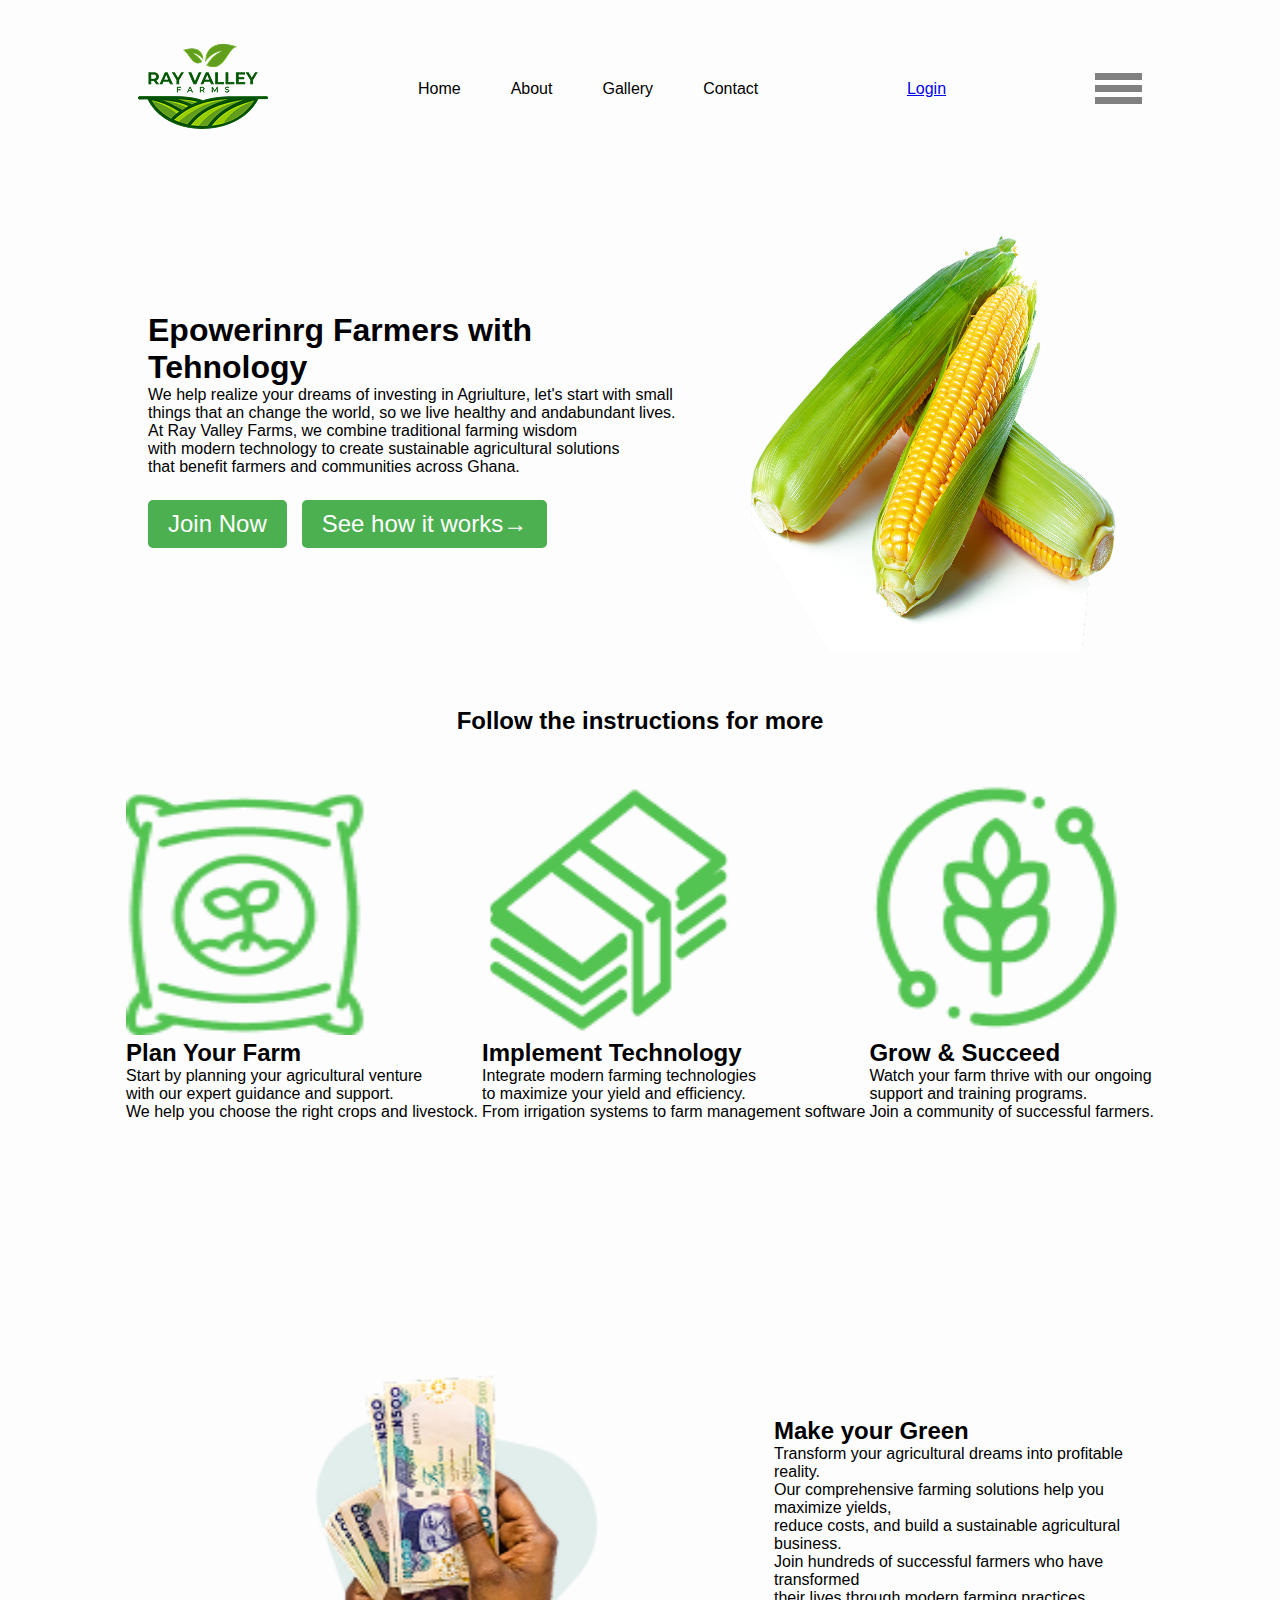
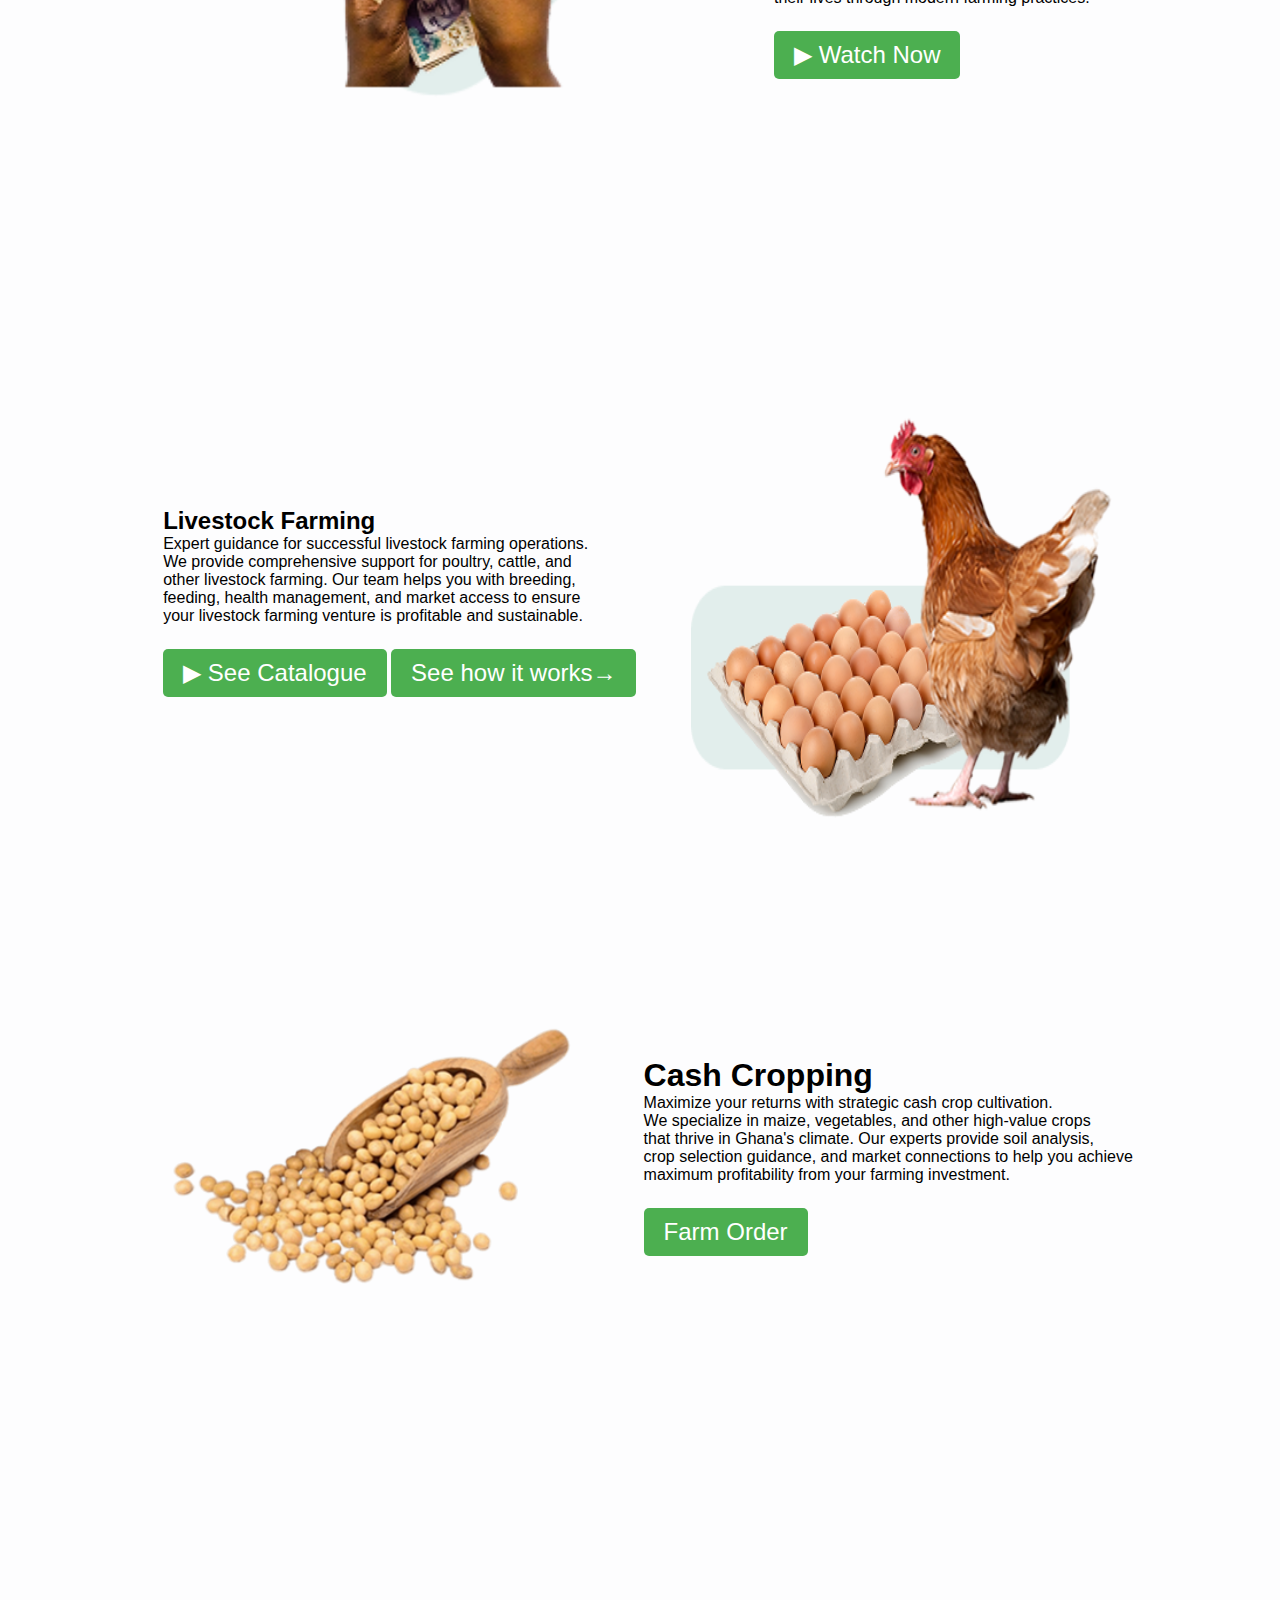
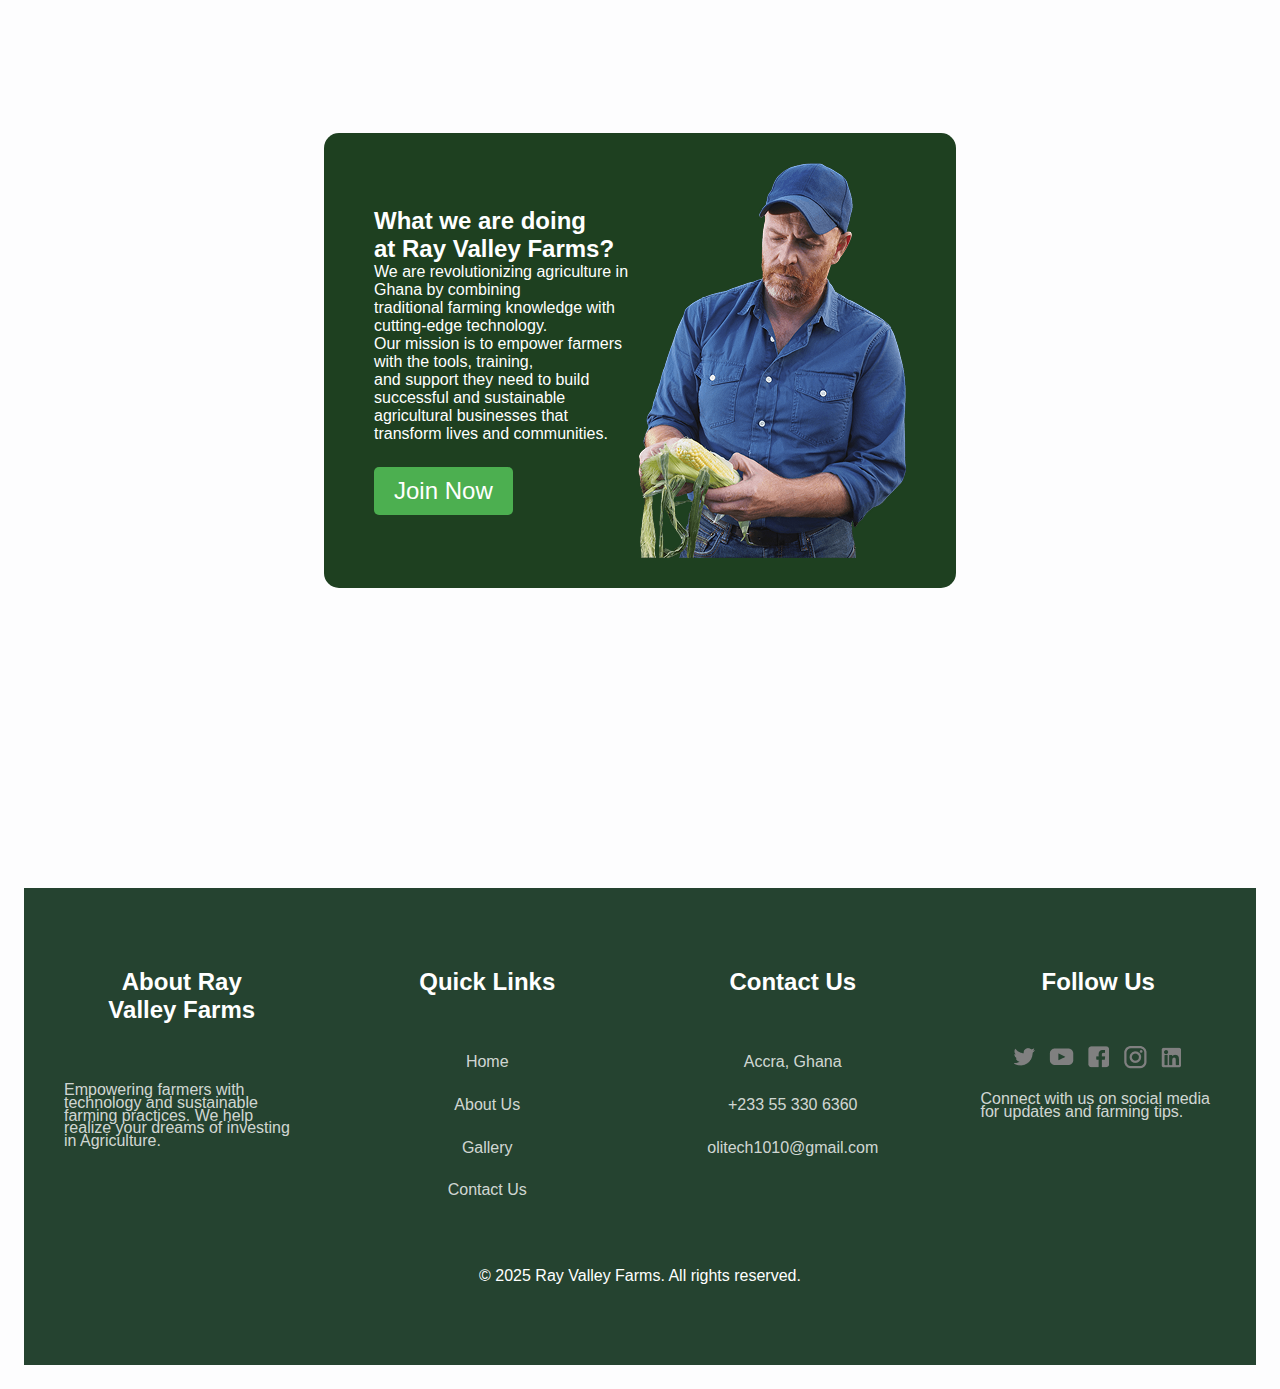
<file: index.html>
<!DOCTYPE html>
<html lang="en">
<head>
    <meta charset="UTF-8">
    <meta name="viewport" content="width=device-width, initial-scale=1.0">
    <title>Ray Valley Farms</title>
    <link rel="stylesheet" href="./css/style.css">
    <link href="https://fonts.googleapis.com/css2?family=Montserrat:wght@300;400;500;600;700&display=swap"
    rel="stylesheet">
</head>

<body>
    <header>
        <div>
            <img src=".//imgs/Rayvalley favicon 1.png" alt="logo">  
        </div>

        <nav class="nav-links" id="nav-links">
            <ul>
                <li><a href="index.html">Home</a></li>
                <li><a href="about.html">About</a></li>
                <li><a href="gallery.html">Gallery</a></li>
                <li><a href="contact.html">Contact</a></li>
            </ul>  
        </nav>

        <a href="login.html">Login</a>

        <img src="./imgs/humburger.png" alt="humburger menu" class="menu-icon" id="menu">
    </header>

        <!-- Backdrop overlay - darkens background when menu is open -->
    <div class="mobile-menu-backdrop" id="menu-backdrop"></div>

    <!-- Mobile Menu Overlay - slides in from the right -->
    <div class="mobile-menu-overlay" id="mobile-menu">
        <div class="mobile-menu-content">
            <!-- Close button (X) for the mobile menu -->
            <button class="mobile-menu-close" id="close-menu" aria-label="Close menu">×</button>
            
            <!-- Navigation links in mobile menu -->
            <nav class="mobile-nav">
                <ul>
                    <li><a href="index.html">Home</a></li>
                    <li><a href="about.html">About</a></li>
                    <li><a href="gallery.html">Gallery</a></li>
                    <li><a href="contact.html">Contact Us</a></li>
                </ul>
            </nav>
            
            <!-- Login button in mobile menu -->
            <a href="login.html" class="mobile-login btn-primary">Login</a>
        </div>
    </div>

    <section class="hero">
        <div class="div1">
           <h1>Epowerinrg Farmers with Tehnology </h1> 
           <p>We help realize your dreams of investing in Agriulture, let's start with small things that an change the world, so we live healthy and andabundant lives.
           </p>
           <p>At Ray Valley Farms, we combine traditional farming wisdom<br>
                with modern technology to create sustainable agricultural solutions<br>
                that benefit farmers and communities across Ghana.
            </p>

           <div class="hero-content-btn">
                <button class="btn-primary">Join Now</button>
                <button class="btn-secondary">See how it works→</button>
            </div>
        </div>
        <div>
            <img src=".//imgs/corn-isolated 1@2x.png" alt="corn" width="450px" height="450px">
        </div>    
    </section>

         <h3>Follow the instructions for more</h3>
    <section class="hero">
           
        <div>
           <img src="./imgs/bag.png" alt="" width="250px" height="250px">
           <h2>Plan Your Farm</h2>
                <p>Start by planning your agricultural venture<br>
                    with our expert guidance and support.<br>
                    We help you choose the right crops and livestock.</p>
        </div>
        <div>
           <img src="./imgs/book.png" alt=""width="250px" height="250px" >
           <h2>Implement Technology</h2>
                <p>Integrate modern farming technologies<br>
                    to maximize your yield and efficiency.<br>
                    From irrigation systems to farm management software
                </p>
        </div>
        <div>
           <img src="./imgs/plant.png" alt="" width="250px" height="250px" >
           <h2>Grow & Succeed</h2>
                <p>Watch your farm thrive with our ongoing<br>
                    support and training programs.<br>
                    Join a community of successful farmers.
                </p>
        </div>   
    </section>

    <section class="hero">
        <div>
            <img src="./imgs/Group 9.png" width="650px" height="650px">
        </div>
        <div>
            <h2>Make your Green</h2>
            <p>Transform your agricultural dreams into profitable reality.<br>
                Our comprehensive farming solutions help you maximize yields,<br>
                reduce costs, and build a sustainable agricultural business.<br>
                Join hundreds of successful farmers who have transformed<br>
                their lives through modern farming practices.</p>

            <button class="btn-primary">▶ Watch Now</button>
        </div>
    </section>

    <section class="hero">
        <div class="div1">
            <h2>Livestock Farming</h2>
            <p>Expert guidance for successful livestock farming operations.<br>
            We provide comprehensive support for poultry, cattle, and<br>
            other livestock farming. Our team helps you with breeding,<br>
            feeding, health management, and market access to ensure<br>
            your livestock farming venture is profitable and sustainable.</p>
            <div class="lvbtn">
                <button class="btn-primary">▶ See Catalogue</button>
                <button class="btn-secondary">See how it works→</button>
            </div>
        </div>
        <div><img src="./imgs/Group 10.png" alt="" width="450px" height="450px" >
        </div>
    </section>

    <section class="hero">
        <div>
            <img src="./imgs/5c55c7538c21c9029a0f48b3 1.png" alt="cash crop" width="450px" height="450px">
        </div>
        <div>
          <h1>Cash Cropping</h1>
            <p>Maximize your returns with strategic cash crop cultivation.<br>
            We specialize in maize, vegetables, and other high-value crops<br>
            that thrive in Ghana's climate. Our experts provide soil analysis,<br>
            crop selection guidance, and market connections to help you achieve<br>
            maximum profitability from your farming investment.</p>

            <button class="btn-primary">Farm Order</button>
        </div>
    </section>

    <section class="hero-sect">
        <div class="">
            <h2>What we are doing<br> at Ray Valley Farms?</h2>
            <p>We are revolutionizing agriculture in Ghana by combining<br>
                traditional farming knowledge with cutting-edge technology.<br>
                Our mission is to empower farmers with the tools, training,<br>
                and support they need to build successful and sustainable<br>
                agricultural businesses that transform lives and communities.</p>

            <button class="btn-primary">Join Now</button>
        </div>
        <img src="./imgs/man.png" alt="man">
    </section>
    
    <footer>
        <div class="footer-container">
            <!-- About Section -->
            <div class="footer-section">
                <h3>About Ray Valley Farms</h3>
                <p>Empowering farmers with technology and sustainable farming practices. We help realize your dreams of investing in Agriculture.</p>
            </div>
            
            <!-- Quick Links Section -->
            <div class="footer-section">
                <h3>Quick Links</h3>
                <a href="index.html">Home</a>
                <a href="about.html">About Us</a>
                <a href="gallery.html">Gallery</a>
                <a href="contact.html">Contact Us</a>
            </div>
            
            <!-- Contact Section -->
            <div class="footer-section">
                <h3>Contact Us</h3>
                <p>Accra, Ghana</p>
                <a href="tel:+233553306360">+233 55 330 6360</a>
                <a href="mailto:olitech1010@gmail.com">olitech1010@gmail.com</a>
            </div>
            
            <!-- Social Media Section -->
            <div class="footer-section footer-social">
                <h3>Follow Us</h3>
                <div class="footer-social-icons">
                    <img src="./imgs/socials.png" alt="Social media icons" class="footer">
                </div>
                <p>Connect with us on social media for updates and farming tips.</p>
            </div>
        </div>
        
        <!-- Footer Bottom -->
        <div class="footer-bottom">
            <p>&copy; 2025 Ray Valley Farms. All rights reserved.</p>
        </div>
    </footer>
    <script src="./javascript/script.js"></script>
</body>
</html>
</html>
</file>
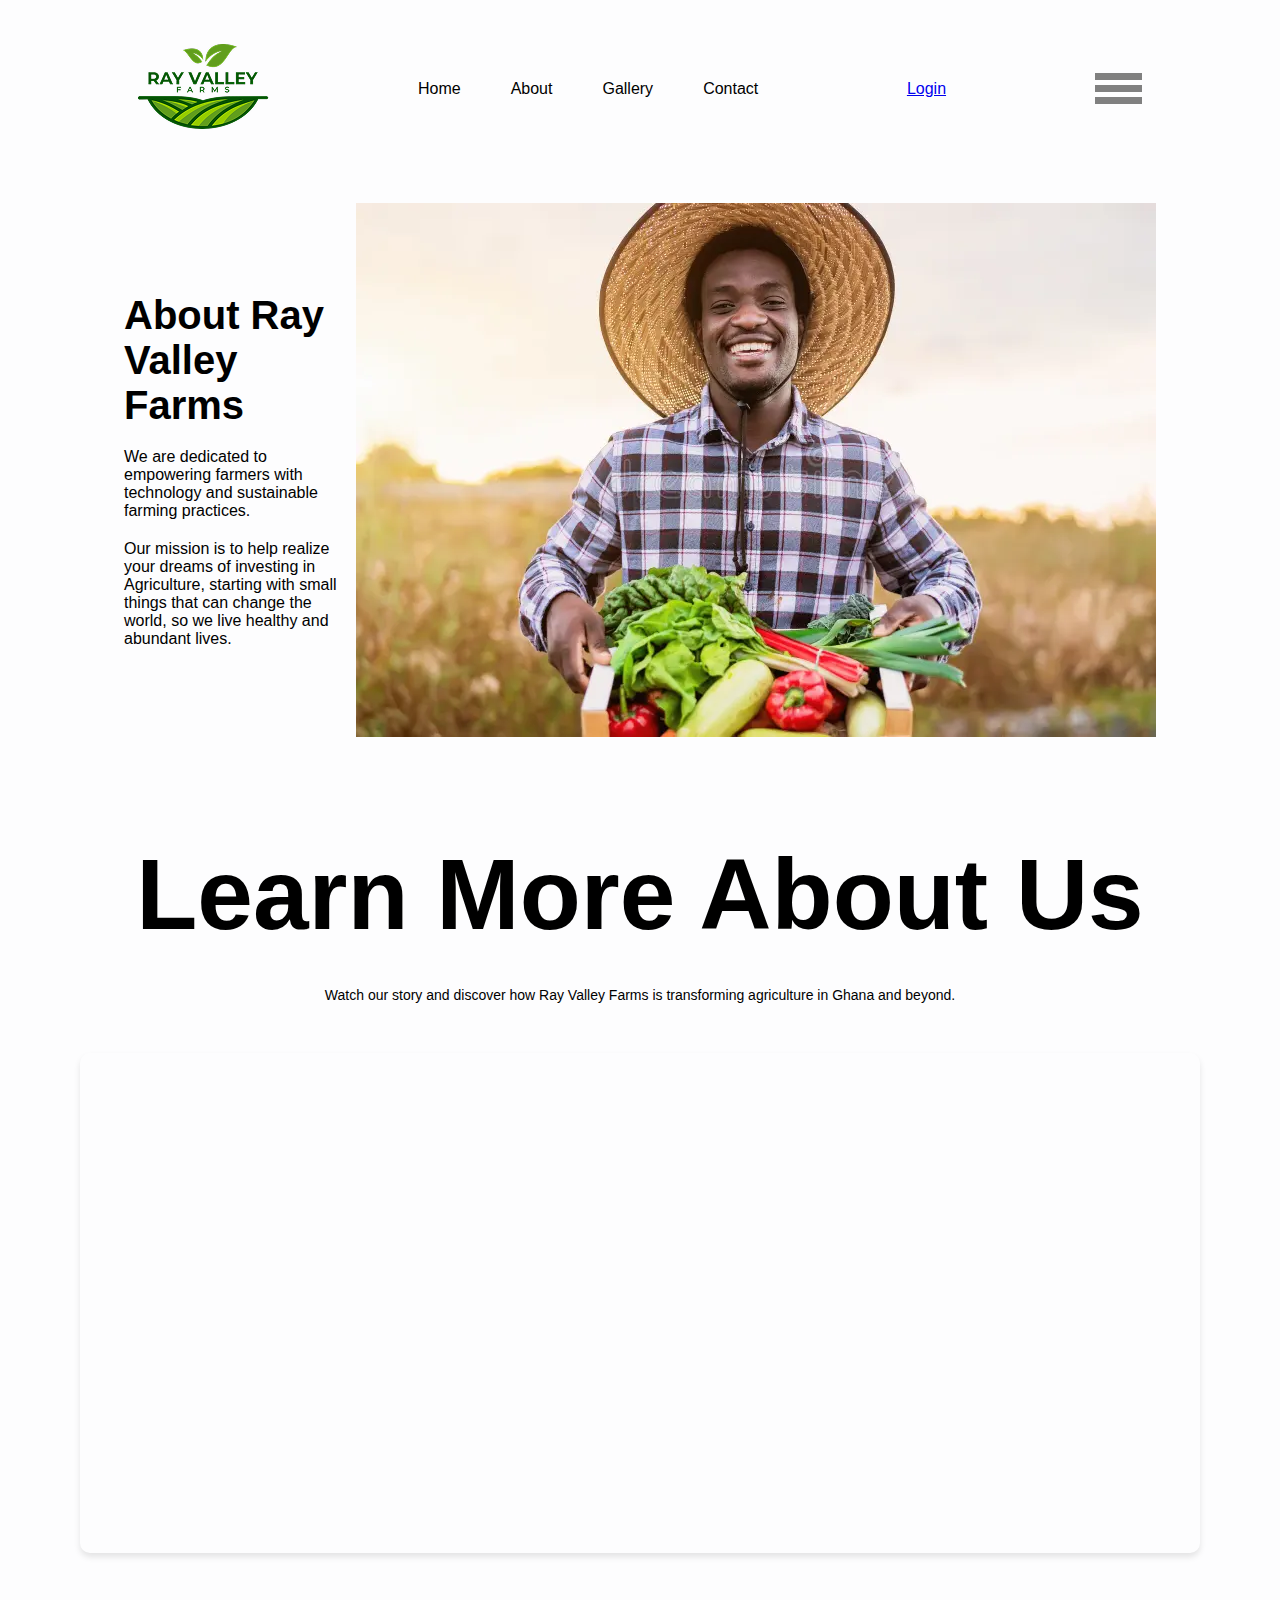
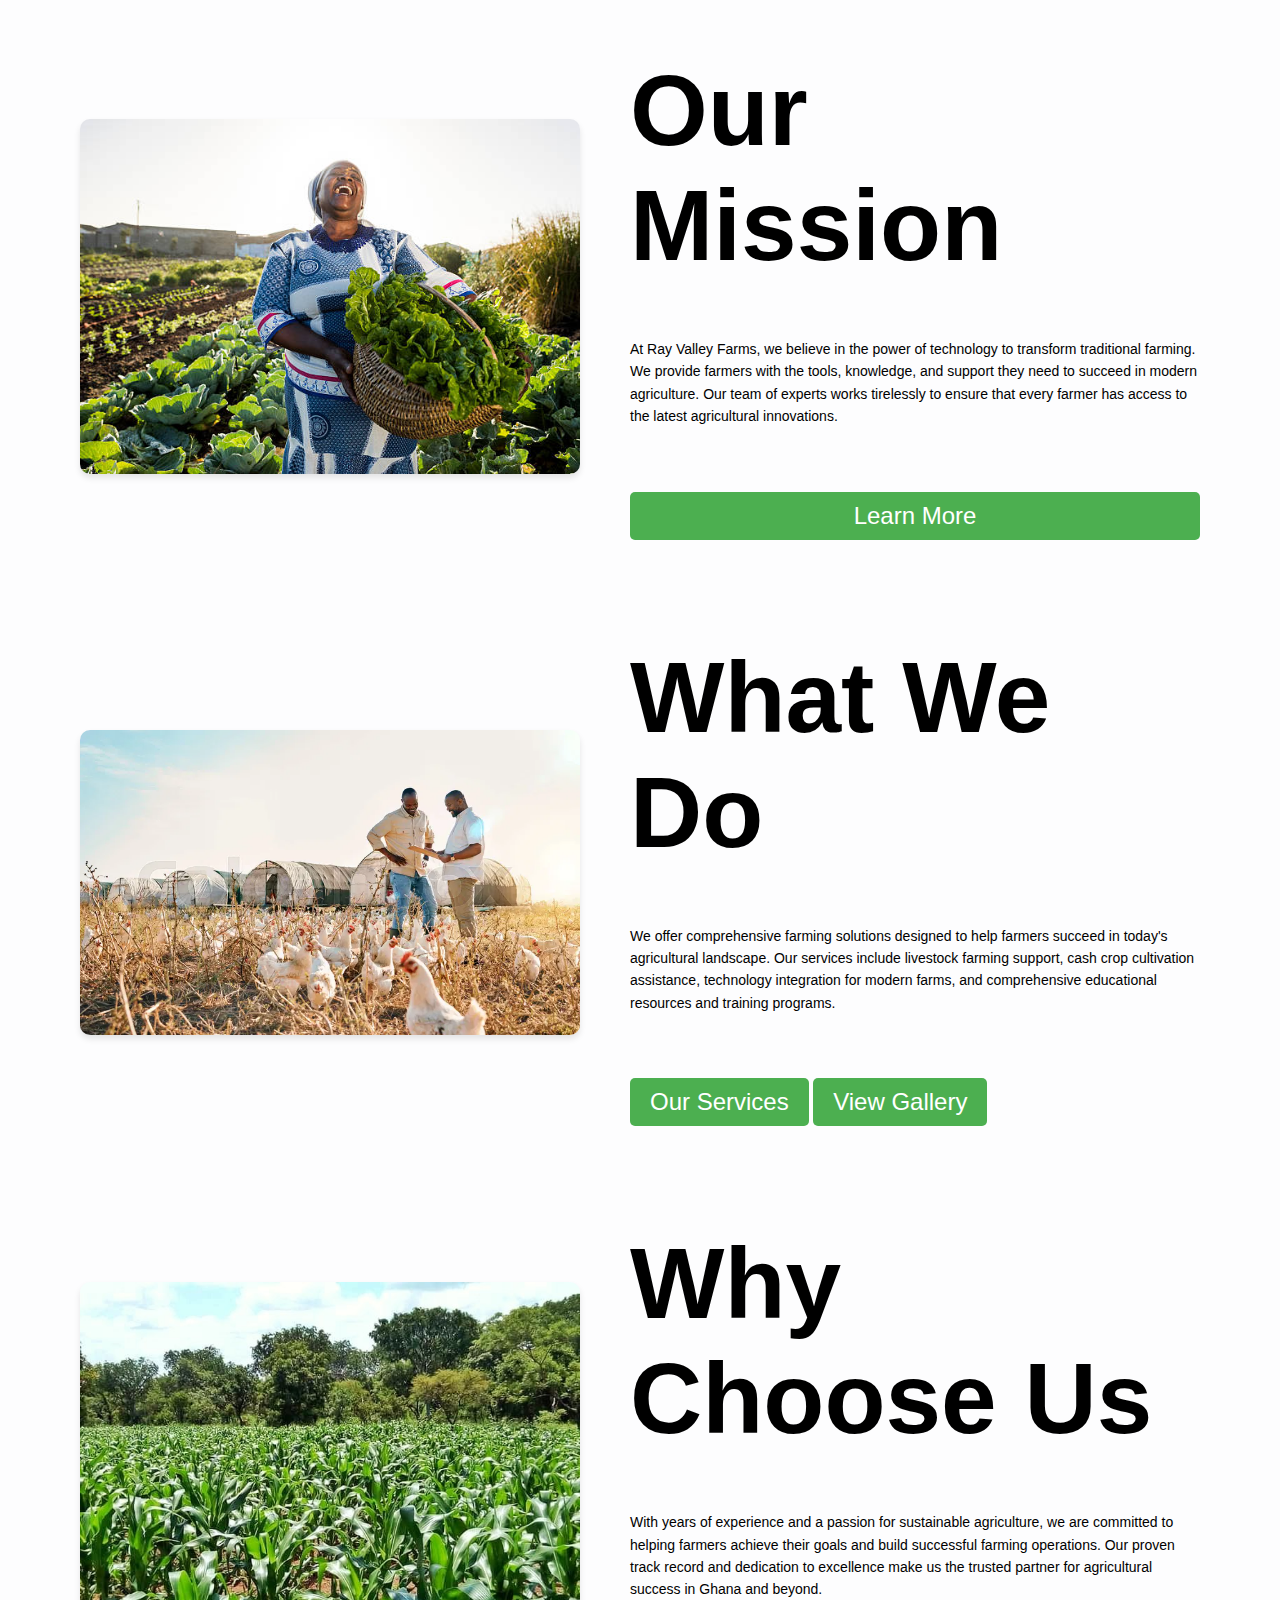
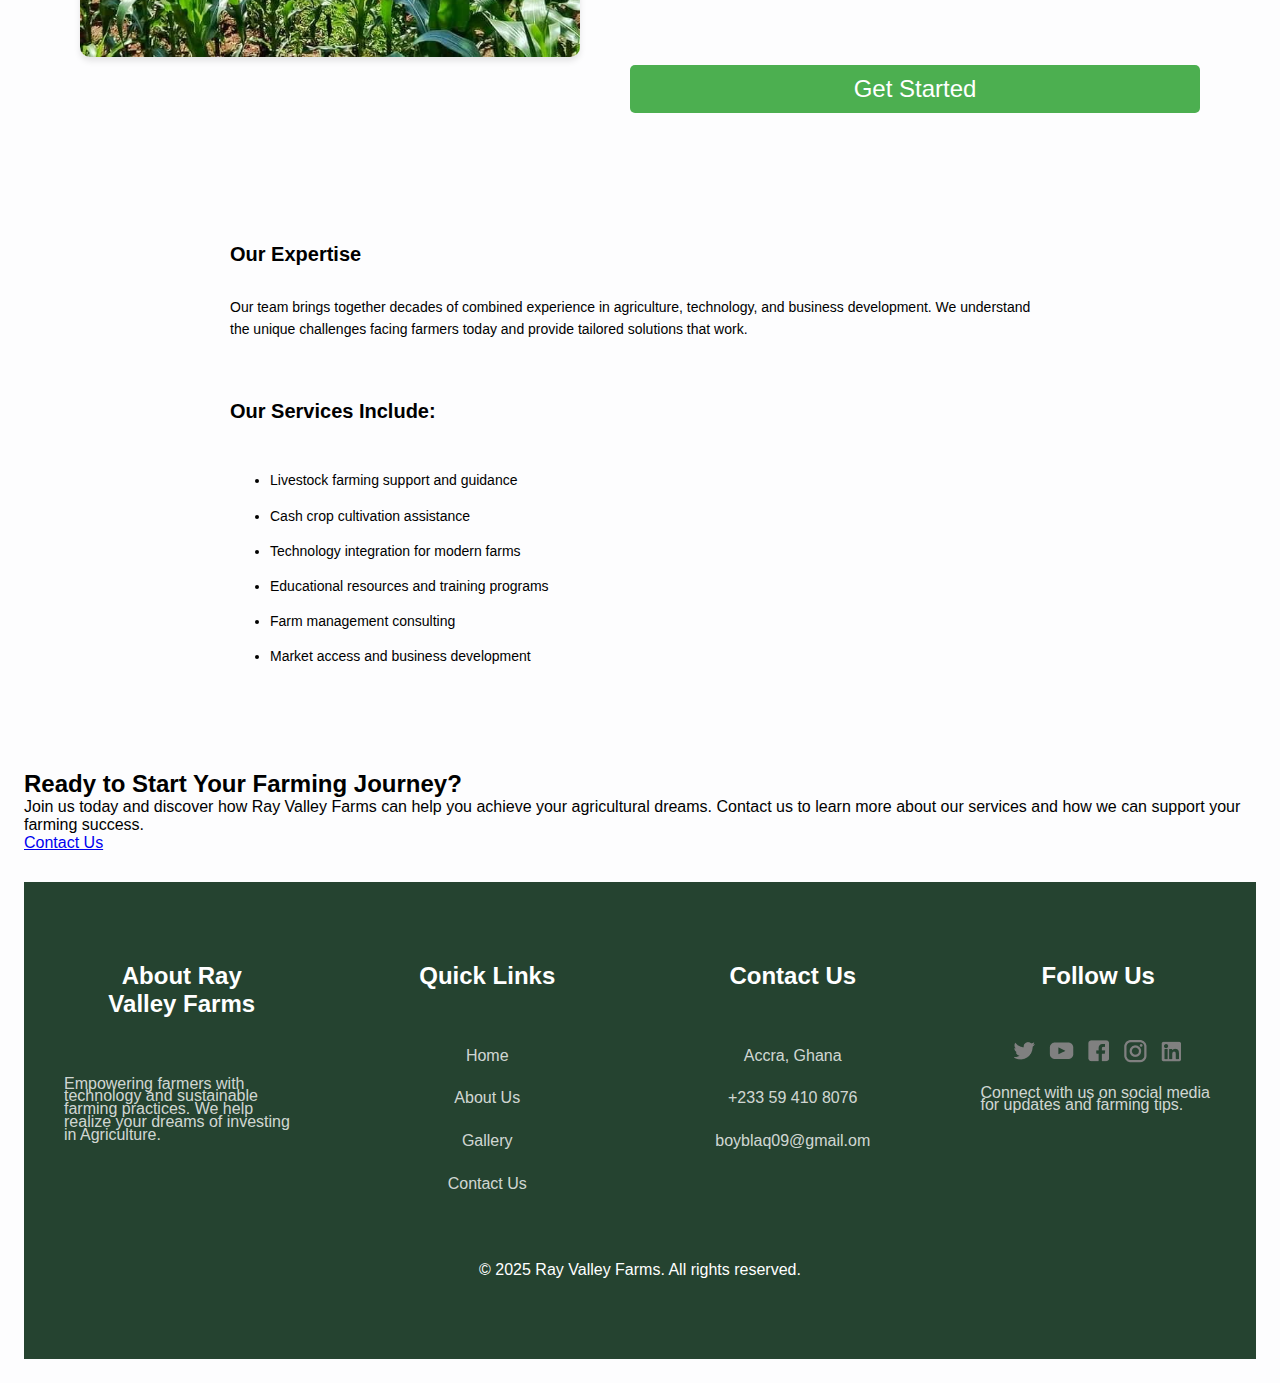
<file: about.html>
<!DOCTYPE html>
<html lang="en">

<head>
    <meta charset="UTF-8">
    <meta name="viewport" content="width=device-width, initial-scale=1.0">
    <title>Ray Valley Farms</title>
    <link rel="stylesheet" href="./css/style.css">
</head>
<body>
    <header>
        <div>
            <img src=".//imgs/Rayvalley favicon 1.png" alt="logo">  
        </div>

        <nav class="nav-links" id="nav-links">
            <ul>
                <li><a href="index.html">Home</a></li>
                <li><a href="about.html">About</a></li>
                <li><a href="gallery.html">Gallery</a></li>
                <li><a href="contact.html">Contact</a></li>
            </ul>  
        </nav>

        <a href="login.html">Login</a>

        <img src="./imgs/humburger.png" alt="humburger menu" class="menu-icon" id="menu">
    </header>

    <!-- Backdrop overlay - darkens background when menu is open -->
    <div class="mobile-menu-backdrop" id="menu-backdrop"></div>

    <!-- Mobile Menu Overlay - slides in from the right -->
    <div class="mobile-menu-overlay" id="mobile-menu">
        <div class="mobile-menu-content">
            <!-- Close button (X) for the mobile menu -->
            <button class="mobile-menu-close" id="close-menu" aria-label="Close menu">×</button>
            
            <!-- Navigation links in mobile menu -->
            <nav class="mobile-nav">
                <ul>
                    <li><a href="index.html">Home</a></li>
                    <li><a href="about.html">About</a></li>
                    <li><a href="gallery.html">Gallery</a></li>
                    <li><a href="contact.html">Contact Us</a></li>
                </ul>
            </nav>
            
            <!-- Login button in mobile menu -->
            <a href="login.html" class="mobile-login btn-primary">Login</a>
        </div>
    </div>

    <!-- About Page Hero Section -->
    <section class="hero">
        <div class="hero-content">
            <h1>About Ray Valley Farms</h1>
            <p>We are dedicated to empowering farmers with technology and sustainable farming practices.</p>
            <p>Our mission is to help realize your dreams of investing in Agriculture, starting with small things that can change the world, so we live healthy and abundant lives.</p>
        </div>
        <img class='hero-image' src="./imgs/farmer.webp" alt="Farmer working in field">
    </section>

    <!-- Video Section -->
    <section class="about-video-section">
        <div class="video-container">
            <h2>Learn More About Us</h2>
            <p>Watch our story and discover how Ray Valley Farms is transforming agriculture in Ghana and beyond.</p>

            <iframe 
                width="100%" 
                height="500" 
                src="https://www.youtube.com/embed/b3U_8tvI6m0" 
                title="About Ray Valley Farms" 
                frameborder="0" 
                allow="accelerometer; autoplay; clipboard-write; encrypted-media; gyroscope; picture-in-picture" 
                allowfullscreen>
            </iframe>
        </div>
    </section>

    <!-- Our Mission Section with Images -->
    <section class="about-section">
        <div class="about-section-content">
            <img class="about-section-image" src="./imgs/happy farmer.jpg" alt="Happy farmer">
            <div class="about-section-text">
                <h2>Our Mission</h2>
                <p>At Ray Valley Farms, we believe in the power of technology to transform traditional farming. We provide farmers with the tools, knowledge, and support they need to succeed in modern agriculture. Our team of experts works tirelessly to ensure that every farmer has access to the latest agricultural innovations.</p>
                <button class="btn-primary">Learn More</button>
            </div>
        </div>
    </section>

    <!-- What We Do Section -->
    <section class="about-section">
        <div class="about-section-content about-section-reverse">
            <div class="about-section-text">
                <h2>What We Do</h2>
                <p>We offer comprehensive farming solutions designed to help farmers succeed in today's agricultural landscape. Our services include livestock farming support, cash crop cultivation assistance, technology integration for modern farms, and comprehensive educational resources and training programs.</p>
                <div class="lvbtn">
                    <button class="btn-primary">Our Services</button>
                    <button class="btn-secondary">View Gallery</button>
                </div>
            </div>
            <img class="about-section-image" src="./imgs/poultry farm.webp" alt="Poultry farm">
        </div>
    </section>

    <!-- Why Choose Us Section -->
    <section class="about-section">
        <div class="about-section-content">
            <img class="about-section-image" src="./imgs/maize farm.jpeg" alt="Maize farm">
            <div class="about-section-text">
                <h2>Why Choose Us</h2>
                <p>With years of experience and a passion for sustainable agriculture, we are committed to helping farmers achieve their goals and build successful farming operations. Our proven track record and dedication to excellence make us the trusted partner for agricultural success in Ghana and beyond.</p>
                <button class="btn-primary">Get Started</button>
            </div>
        </div>
    </section>

    <!-- Additional Content Section -->
    <section class="about-content-section">
        <div class="about-content">
            <h2>Our Expertise</h2>
            <p>Our team brings together decades of combined experience in agriculture, technology, and business development. We understand the unique challenges facing farmers today and provide tailored solutions that work.</p>
            
            <h2>Our Services Include:</h2>
            <ul class="about-list">
                <li>Livestock farming support and guidance</li>
                <li>Cash crop cultivation assistance</li>
                <li>Technology integration for modern farms</li>
                <li>Educational resources and training programs</li>
                <li>Farm management consulting</li>
                <li>Market access and business development</li>
            </ul>
        </div>
    </section>

    <!-- Call to Action Section -->
    <section class="bottom-hero">
        <div class="bottom-hero-content">
            <h2>Ready to Start Your Farming Journey?</h2>
            <p>Join us today and discover how Ray Valley Farms can help you achieve your agricultural dreams. Contact us to learn more about our services and how we can support your farming success.</p>
            <a href="contact.html" class="btn-primary">Contact Us</a>
        </div>
    </section>

    <!-- Footer -->
    <footer>
        <div class="footer-container">
            <!-- About Section -->
            <div class="footer-section">
                <h3>About Ray Valley Farms</h3>
                <p>Empowering farmers with technology and sustainable farming practices. We help realize your dreams of investing in Agriculture.</p>
            </div>
            
            <!-- Quick Links Section -->
            <div class="footer-section">
                <h3>Quick Links</h3>
                <a href="index.html">Home</a>
                <a href="about.html">About Us</a>
                <a href="gallery.html">Gallery</a>
                <a href="contact.html">Contact Us</a>
            </div>
            
            <!-- Contact Section -->
            <div class="footer-section">
                <h3>Contact Us</h3>
                <p>Accra, Ghana</p>
                <a href="tel:+233594108076">+233 59 410 8076</a>
                <a href="boyblaq09@gmail.om">boyblaq09@gmail.om</a>
            </div>
            
            <!-- Social Media Section -->
            <div class="footer-section footer-social">
                <h3>Follow Us</h3>
                <div class="footer-social-icons">
                    <img src="./imgs/socials.png" alt="Social media icons" class="footer">
                </div>
                <p>Connect with us on social media for updates and farming tips.</p>
            </div>
        </div>
        
        <!-- Footer Bottom -->
        <div class="footer-bottom">
            <p>&copy; 2025 Ray Valley Farms. All rights reserved.</p>
        </div>
    </footer>
    
    <!-- JavaScript file for hamburger menu functionality -->
    <script src="./javascript/script.js"></script>
</body>

</html>
</file>
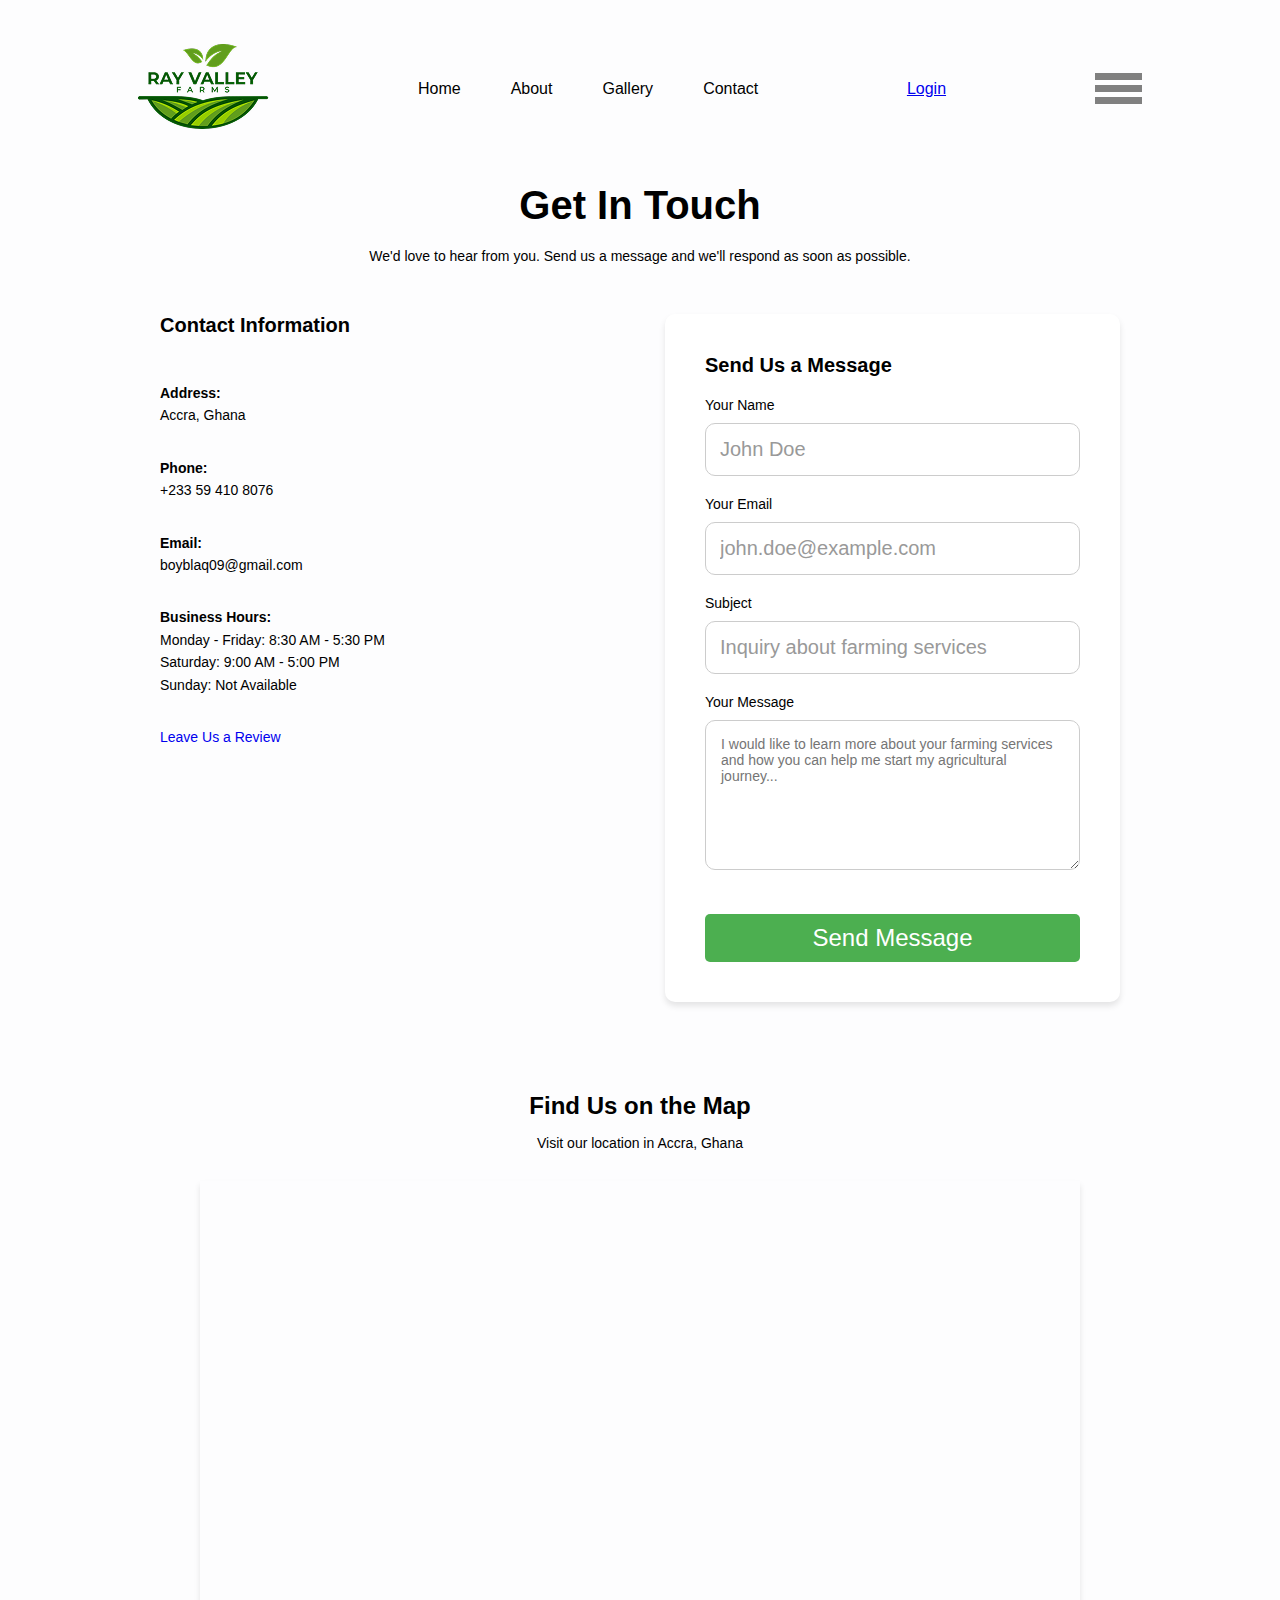
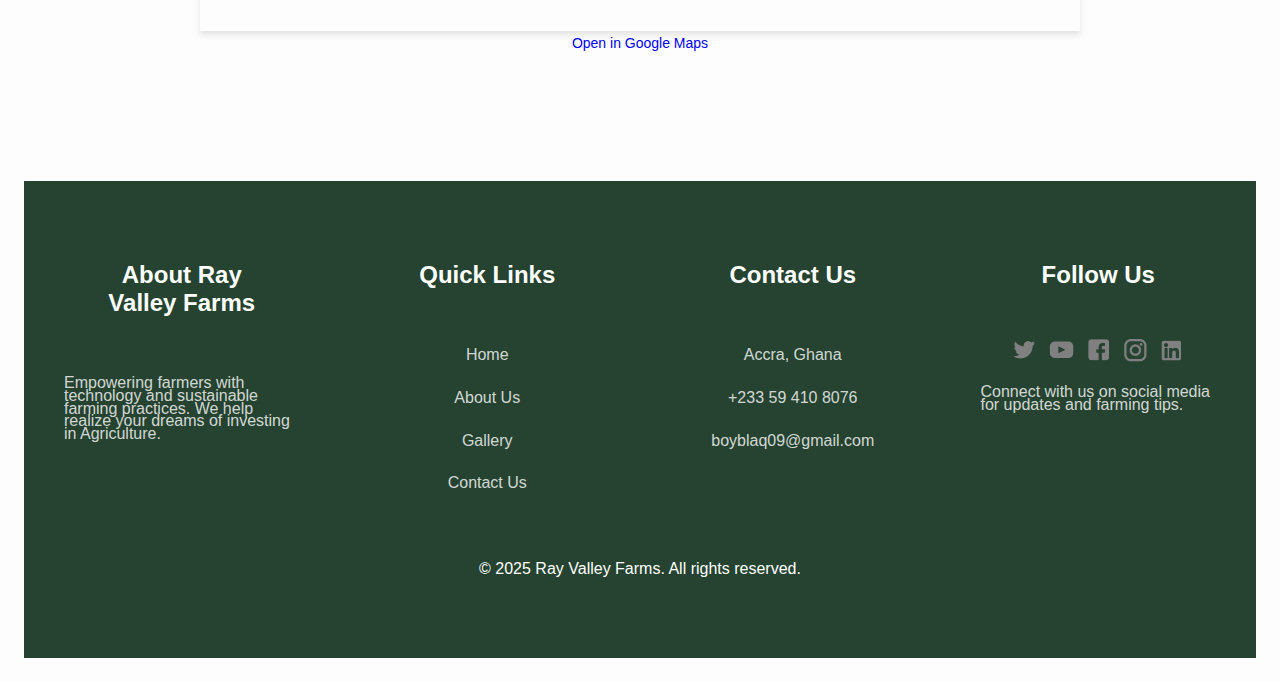
<file: contact.html>
<!DOCTYPE html>
<html lang="en">

<head>
    <meta charset="UTF-8">
    <meta name="viewport" content="width=device-width, initial-scale=1.0">
    <title>Ray Valley Farms</title>
    <link rel="stylesheet" href="./css/style.css">
</head>
<body>
    <header>
        <div>
            <img src=".//imgs/Rayvalley favicon 1.png" alt="logo">  
        </div>

        <nav class="nav-links" id="nav-links">
            <ul>
                <li><a href="index.html">Home</a></li>
                <li><a href="about.html">About</a></li>
                <li><a href="gallery.html">Gallery</a></li>
                <li><a href="contact.html">Contact</a></li>
            </ul>  
        </nav>

        <a href="login.html">Login</a>

        <img src="./imgs/humburger.png" alt="humburger menu" class="menu-icon" id="menu">
    </header>

    <!-- Backdrop overlay - darkens background when menu is open -->
    <div class="mobile-menu-backdrop" id="menu-backdrop"></div>

    <!-- Mobile Menu Overlay - slides in from the right -->
    <div class="mobile-menu-overlay" id="mobile-menu">
        <div class="mobile-menu-content">
            <!-- Close button (X) for the mobile menu -->
            <button class="mobile-menu-close" id="close-menu" aria-label="Close menu">×</button>
            
            <!-- Navigation links in mobile menu -->
            <nav class="mobile-nav">
                <ul>
                    <li><a href="index.html">Home</a></li>
                    <li><a href="about.html">About</a></li>
                    <li><a href="gallery.html">Gallery</a></li>
                    <li><a href="contact.html">Contact Us</a></li>
                </ul>
            </nav>
            
            <!-- Login button in mobile menu -->
            <a href="login.html" class="mobile-login btn-primary">Login</a>
        </div>
    </div>

    <!-- Contact Page Content -->
    <section class="contact-page-container">
        <!-- Hero Section -->
        <div class="contact-hero">
            <h1>Get In Touch</h1>
            <p>We'd love to hear from you. Send us a message and we'll respond as soon as possible.</p>
        </div>

        <!-- Contact Content Grid -->
        <div class="contact-content">
            <!-- Contact Information -->
            <div class="contact-info">
                <h2>Contact Information</h2>
                <p>
                    <strong>Address:</strong><br>
                    Accra, Ghana
                </p>
                <p>
                    <strong>Phone:</strong><br>
                    <a href="tel:+233594108076" style="color: var(--color-primary); text-decoration: none;">+233 59 410 8076</a>
                </p>
                <p>
                    <strong>Email:</strong><br>
                    <a href="mailto:boyblaq09@gmail.com" style="color: var(--color-primary); text-decoration: none;">boyblaq09@gmail.com</a>
                </p>
                <p>
                    <strong>Business Hours:</strong><br>
                    Monday - Friday: 8:30 AM - 5:30 PM<br>
                    Saturday: 9:00 AM - 5:00 PM<br>
                    Sunday: Not Available
                </p>
                <!-- Google Business Profile Link for Reviews -->
                <p style="margin-top: var(--spacing-md);">
                    <a href="https://share.google/HuDOOyPcgZzexN2P4" target="_blank" class="btn-primary" style="display: inline-block; text-decoration: none;">
                        Leave Us a Review
                    </a>
                </p>
            </div>

            <!-- Contact Form -->
            <div class="contact-form-container">
                <h2>Send Us a Message</h2>
                <!-- Contact Form -->
                <!-- Forms allow users to submit information to the website -->
                <form class="contact-form" action="#" method="POST">
                    <!-- Name Input -->
                    <div class="form-group">
                        <label for="name">Your Name</label>
                        <input 
                            type="text" 
                            id="name" 
                            name="name" 
                            placeholder="John Doe" 
                            required
                        >
                    </div>
                    
                    <!-- Email Input -->
                    <div class="form-group">
                        <label for="contact-email">Your Email</label>
                        <input 
                            type="email" 
                            id="contact-email" 
                            name="email" 
                            placeholder="john.doe@example.com" 
                            required
                        >
                    </div>
                    
                    <!-- Subject Input -->
                    <div class="form-group">
                        <label for="subject">Subject</label>
                        <input 
                            type="text" 
                            id="subject" 
                            name="subject" 
                            placeholder="Inquiry about farming services" 
                            required
                        >
                    </div>
                    
                    <!-- Message Textarea -->
                    <!-- textarea is used for multi-line text input -->
                    <div class="form-group">
                        <label for="message">Your Message</label>
                        <textarea 
                            id="message" 
                            name="message" 
                            placeholder="I would like to learn more about your farming services and how you can help me start my agricultural journey..." 
                            required
                        ></textarea>
                    </div>
                    
                    <!-- Submit Button -->
                    <button type="submit" class="btn-primary">Send Message</button>
                </form>
            </div>
        </div>

        <!-- Google Maps Section -->
        <div class="map-section">
            <h2>Find Us on the Map</h2>
            <p>Visit our location in Accra, Ghana</p>
            <!-- Google Maps Embed -->
            <!-- iframe is used to embed Google Maps -->
            <!-- The src contains the Google Maps embed URL -->
            <!-- We use the Google Maps share link converted to embed format -->
            <iframe 
                src="https://www.google.com/maps/embed?pb=!1m18!1m12!1m3!1d3970.755!2d-0.1917!3d5.6037!2m3!1f0!2f0!3f0!3m2!1i1024!2i768!4f13.1!3m3!1m2!1s0x0%3A0x0!2zNcKwMzYnMTMuMyJOIDDCsDExJzMwLjEiVw!5e0!3m2!1sen!2sgh!4v1234567890123!5m2!1sen!2sgh"
                width="100%" 
                height="450" 
                style="border:0; border-radius: var(--radius-sm);" 
                allowfullscreen="" 
                loading="lazy" 
                referrerpolicy="no-referrer-when-downgrade"
                title="Ray Valley Farms Location - Accra, Ghana">
            </iframe>
            <!-- Alternative: Direct link to Google Maps -->
            <p style="margin-top: var(--spacing-md); text-align: center;">
                <a href="https://maps.app.goo.gl/sq2QHscmQ1UMpQG5A" target="_blank" class="btn-secondary" style="display: inline-block; text-decoration: none;">
                    Open in Google Maps
                </a>
            </p>
        </div>
    </section>

    <!-- Footer -->
    <footer>
        <div class="footer-container">
            <!-- About Section -->
            <div class="footer-section">
                <h3>About Ray Valley Farms</h3>
                <p>Empowering farmers with technology and sustainable farming practices. We help realize your dreams of investing in Agriculture.</p>
            </div>
            
            <!-- Quick Links Section -->
            <div class="footer-section">
                <h3>Quick Links</h3>
                <a href="index.html">Home</a>
                <a href="about.html">About Us</a>
                <a href="gallery.html">Gallery</a>
                <a href="contact.html">Contact Us</a>
            </div>
            
            <!-- Contact Section -->
            <div class="footer-section">
                <h3>Contact Us</h3>
                <p>Accra, Ghana</p>
                <a href="tel:+233553306360">+233 59 410 8076</a>
                <a href="boyblaq09@gmail.com">boyblaq09@gmail.com</a>
            </div>
            
            <!-- Social Media Section -->
            <div class="footer-section footer-social">
                <h3>Follow Us</h3>
                <div class="footer-social-icons">
                    <img src="./imgs/socials.png" alt="Social media icons" class="footer">
                </div>
                <p>Connect with us on social media for updates and farming tips.</p>
            </div>
        </div>
        
        <!-- Footer Bottom -->
        <div class="footer-bottom">
            <p>&copy; 2025 Ray Valley Farms. All rights reserved.</p>
        </div>
    </footer>
    
    <!-- JavaScript file for hamburger menu functionality -->
    <script src="./javascript/script.js"></script>
</body>

</html>
</file>
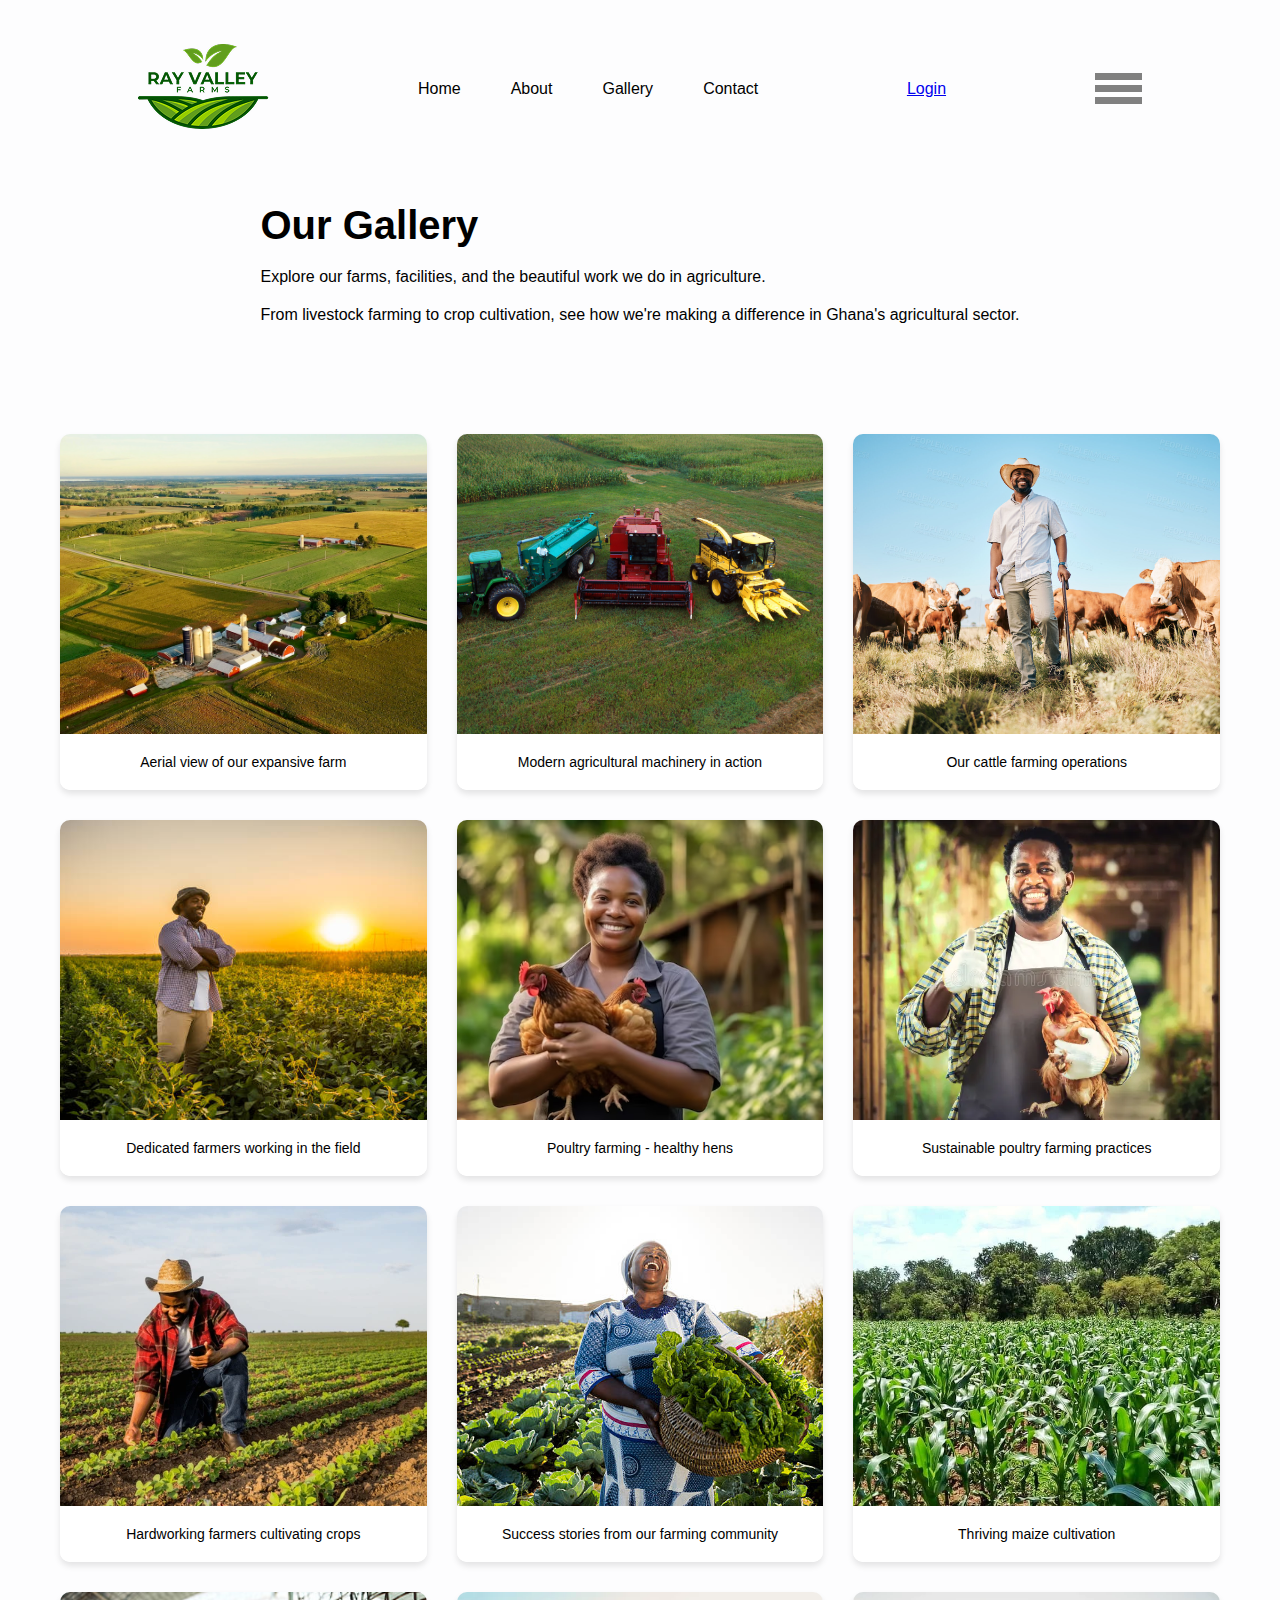
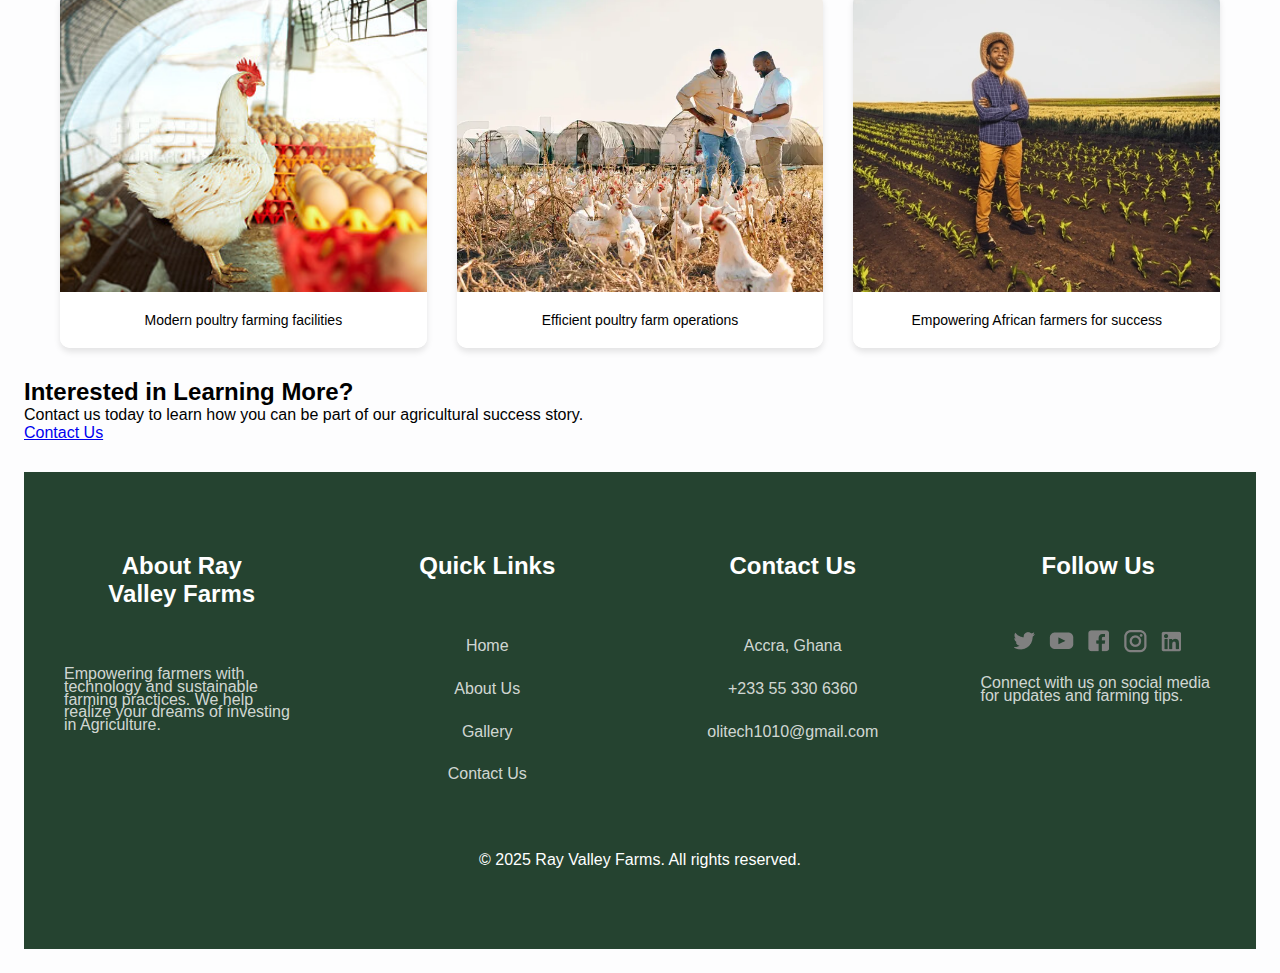
<file: gallery.html>
<!DOCTYPE html>
<html lang="en">

<head>
    <meta charset="UTF-8">
    <meta name="viewport" content="width=device-width, initial-scale=1.0">
    <title>Ray Valley Farms</title>
    <link rel="stylesheet" href="./css/style.css">
</head>
<body>
    <header>
        <div>
            <img src=".//imgs/Rayvalley favicon 1.png" alt="logo">  
        </div>

        <nav class="nav-links" id="nav-links">
            <ul>
                <li><a href="index.html">Home</a></li>
                <li><a href="about.html">About</a></li>
                <li><a href="gallery.html">Gallery</a></li>
                <li><a href="contact.html">Contact</a></li>
            </ul>  
        </nav>

        <a href="login.html">Login</a>

        <img src="./imgs/humburger.png" alt="humburger menu" class="menu-icon" id="menu">
    </header>

    <!-- Backdrop overlay - darkens background when menu is open -->
    <div class="mobile-menu-backdrop" id="menu-backdrop"></div>

    <!-- Mobile Menu Overlay - slides in from the right -->
    <div class="mobile-menu-overlay" id="mobile-menu">
        <div class="mobile-menu-content">
            <!-- Close button (X) for the mobile menu -->
            <button class="mobile-menu-close" id="close-menu" aria-label="Close menu">×</button>
            
            <!-- Navigation links in mobile menu -->
            <nav class="mobile-nav">
                <ul>
                    <li><a href="index.html">Home</a></li>
                    <li><a href="about.html">About</a></li>
                    <li><a href="gallery.html">Gallery</a></li>
                    <li><a href="contact.html">Contact Us</a></li>
                </ul>
            </nav>
            
            <!-- Login button in mobile menu -->
            <a href="login.html" class="mobile-login btn-primary">Login</a>
        </div>
    </div>

    <!-- Gallery Page Hero Section -->
    <section class="hero">
        <div class="hero-content">
            <h1>Our Gallery</h1>
            <p>Explore our farms, facilities, and the beautiful work we do in agriculture.</p>
            <p>From livestock farming to crop cultivation, see how we're making a difference in Ghana's agricultural sector.</p>
        </div>
    </section>

    <!-- Gallery Section -->
    <!-- Image galleries display multiple images in an organized grid layout -->
    <!-- This teaches students about CSS Grid and responsive image layouts -->
    <section class="gallery-section">
        <div class="gallery-container">
            <!-- Gallery Item 1 -->
            <!-- Each gallery item is a container for an image with a caption -->
            <div class="gallery-item">
                <img src="./imgs/Aerial_view_of_farm.jpeg" alt="Aerial view of our farm" class="gallery-image">
                <div class="gallery-caption">Aerial view of our expansive farm</div>
            </div>

            <!-- Gallery Item 2 -->
            <div class="gallery-item">
                <img src="./imgs/Agricultural_machinery.jpg" alt="Modern agricultural machinery" class="gallery-image">
                <div class="gallery-caption">Modern agricultural machinery in action</div>
            </div>

            <!-- Gallery Item 3 -->
            <div class="gallery-item">
                <img src="./imgs/cattle farm.jpg" alt="Cattle farm" class="gallery-image">
                <div class="gallery-caption">Our cattle farming operations</div>
            </div>

            <!-- Gallery Item 4 -->
            <div class="gallery-item">
                <img src="./imgs/farmer at farm.jpg" alt="Farmer working at farm" class="gallery-image">
                <div class="gallery-caption">Dedicated farmers working in the field</div>
            </div>

            <!-- Gallery Item 5 -->
            <div class="gallery-item">
                <img src="./imgs/farmer holding hens.avif" alt="Farmer holding hens" class="gallery-image">
                <div class="gallery-caption">Poultry farming - healthy hens</div>
            </div>

            <!-- Gallery Item 6 -->
            <div class="gallery-item">
                <img src="./imgs/farmer with chicken.webp" alt="Farmer with chicken" class="gallery-image">
                <div class="gallery-caption">Sustainable poultry farming practices</div>
            </div>

            <!-- Gallery Item 7 -->
            <div class="gallery-item">
                <img src="./imgs/farmer working.webp" alt="Farmer working" class="gallery-image">
                <div class="gallery-caption">Hardworking farmers cultivating crops</div>
            </div>

            <!-- Gallery Item 8 -->
            <div class="gallery-item">
                <img src="./imgs/happy farmer.jpg" alt="Happy farmer" class="gallery-image">
                <div class="gallery-caption">Success stories from our farming community</div>
            </div>

            <!-- Gallery Item 9 -->
            <div class="gallery-item">
                <img src="./imgs/maize farm.jpeg" alt="Maize farm" class="gallery-image">
                <div class="gallery-caption">Thriving maize cultivation</div>
            </div>

            <!-- Gallery Item 10 -->
            <div class="gallery-item">
                <img src="./imgs/poultry farm.jpg" alt="Poultry farm" class="gallery-image">
                <div class="gallery-caption">Modern poultry farming facilities</div>
            </div>

            <!-- Gallery Item 11 -->
            <div class="gallery-item">
                <img src="./imgs/poultry farm.webp" alt="Poultry farm operations" class="gallery-image">
                <div class="gallery-caption">Efficient poultry farm operations</div>
            </div>

            <!-- Gallery Item 12 -->
            <div class="gallery-item">
                <img src="./imgs/successful-african-farmer-standing-his-600nw-2590673477.webp" alt="Successful African farmer" class="gallery-image">
                <div class="gallery-caption">Empowering African farmers for success</div>
            </div>
        </div>
    </section>

    <!-- Call to Action Section -->
    <section class="bottom-hero">
        <div class="bottom-hero-content">
            <h2>Interested in Learning More?</h2>
            <p>Contact us today to learn how you can be part of our agricultural success story.</p>
            <a href="contact.html" class="btn-primary">Contact Us</a>
        </div>
    </section>

    <!-- Footer -->
    <footer>
        <div class="footer-container">
            <!-- About Section -->
            <div class="footer-section">
                <h3>About Ray Valley Farms</h3>
                <p>Empowering farmers with technology and sustainable farming practices. We help realize your dreams of investing in Agriculture.</p>
            </div>
            
            <!-- Quick Links Section -->
            <div class="footer-section">
                <h3>Quick Links</h3>
                <a href="index.html">Home</a>
                <a href="about.html">About Us</a>
                <a href="gallery.html">Gallery</a>
                <a href="contact.html">Contact Us</a>
            </div>
            
            <!-- Contact Section -->
            <div class="footer-section">
                <h3>Contact Us</h3>
                <p>Accra, Ghana</p>
                <a href="tel:+233553306360">+233 55 330 6360</a>
                <a href="mailto:olitech1010@gmail.com">olitech1010@gmail.com</a>
            </div>
            
            <!-- Social Media Section -->
            <div class="footer-section footer-social">
                <h3>Follow Us</h3>
                <div class="footer-social-icons">
                    <img src="./imgs/socials.png" alt="Social media icons" class="footer">
                </div>
                <p>Connect with us on social media for updates and farming tips.</p>
            </div>
        </div>
        
        <!-- Footer Bottom -->
        <div class="footer-bottom">
            <p>&copy; 2025 Ray Valley Farms. All rights reserved.</p>
        </div>
    </footer>
    
    <!-- JavaScript file for hamburger menu functionality -->
    <script src="./javascript/script.js"></script>
</body>

</html>
</file>
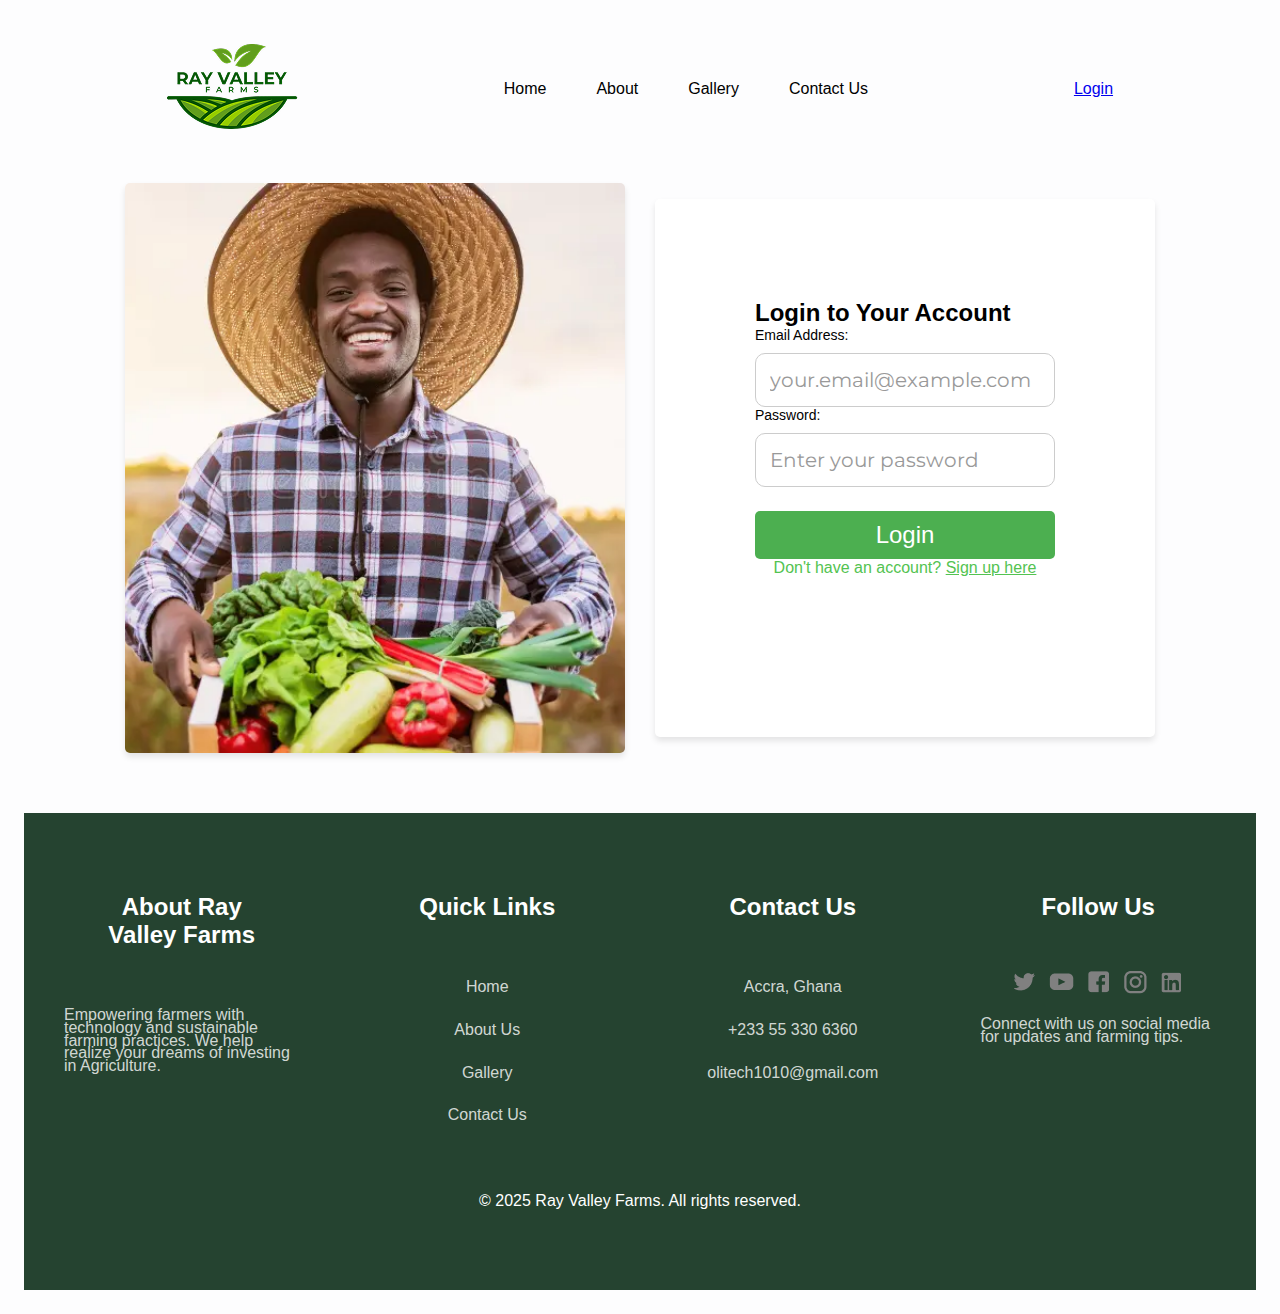
<file: login.html>
<!DOCTYPE html>
<html lang="en">

<head>
    <meta charset="UTF-8">
    <meta name="viewport" content="width=device-width, initial-scale=1.0">
    <title>Ray Valley Farms</title>
    <link rel="stylesheet" href="./css/style.css">
    <link href="https://fonts.googleapis.com/css2?family=Montserrat:wght@300;400;500;600;700&display=swap"
    rel="stylesheet">

</head>

<body>
    <header>
        <!-- Logo container -->
        <div class="logo" >
            <img src="./imgs/logo.png" alt="Ray Valley Logo" class="h-10 w-10">
        </div>
        <!-- Desktop navigation menu - hidden on mobile devices -->
        <nav class="nav">
            <ul>
                <li><a href="index.html">Home</a></li>
                <li><a href="about.html">About</a></li>
                <li><a href="gallery.html">Gallery</a></li>
                <li><a href="contact.html">Contact Us</a></li>
            </ul>
        </nav>
        <!-- Desktop login button - hidden on mobile devices -->
        <a href="login.html" class="login btn-primary">Login</a>
        <img src="./imgs/humburger.png" alt="Hamburger icon" class="humburger" id="hamburger-icon">
    </header>


    <!-- Backdrop overlay - darkens background when menu is open -->
    <div class="mobile-menu-backdrop" id="menu-backdrop"></div>

    <!-- Mobile Menu Overlay - slides in from the right -->
    <div class="mobile-menu-overlay" id="mobile-menu">
        <div class="mobile-menu-content">
            <!-- Close button (X) for the mobile menu -->
            <button class="mobile-menu-close" id="close-menu" aria-label="Close menu">x</button>

            <nav class="mobile-nav">
                <ul>
                    <li><a href="index.html">Home</a></li>
                    <li><a href="about.html">About</a></li>
                    <li><a href="gallery.html">Gallery</a></li>
                    <li><a href="contact.html">Contact</a></li>
                </ul>   
            </nav>

             <!-- Login button in mobile menu -->
            <a href="login.html" class="mobile-login btn-primary">Login</a>
        </div>
    </div>
        <!-- Main Content of the Login Page -->
    <main class="login-main">
        <section class="login-page-container">
            <div class="login-image-container">
                <img src=".//imgs/farmer.webp" alt="Farmer working" class="login-image">
            </div>
            <div class="login-form-container">

                <h2>Login to Your Account</h2>
                <form class="login-form" action="#" method="post">
                    <div class="form-group">
                         <label for="email">Email Address:</label>
                        <input type="email" id="email" name="email" 
                        placeholder="your.email@example.com" required>
                    </div>
                   
                    <div class="form-group">
                        <label for="password">Password:</label>
                        <input type="password" id="password" name="password" placeholder="Enter your password" required>
                    </div>
                    

                    <button type="submit" class="btn-primary">Login</button>
                </form>

                <p style="margin-top: var(--spacing-md); text-align: center; font-size: var(--font-size-sm);">
                Don't have an account? <a href="signup.html" style="color: var(--color-primary);">Sign up here</a>
                </p>
            </div>
        </section>
    <!-- Footer -->
    <footer>
        <div class="footer-container">
            <!-- About Section -->
            <div class="footer-section">
                <h3>About Ray Valley Farms</h3>
                <p>Empowering farmers with technology and sustainable farming practices. We help realize your dreams of investing in Agriculture.</p>
            </div>
            
            <!-- Quick Links Section -->
            <div class="footer-section">
                <h3>Quick Links</h3>
                <a href="index.html">Home</a>
                <a href="about.html">About Us</a>
                <a href="gallery.html">Gallery</a>
                <a href="contact.html">Contact Us</a>
            </div>
            
            <!-- Contact Section -->
            <div class="footer-section">
                <h3>Contact Us</h3>
                <p>Accra, Ghana</p>
                <a href="tel:+233553306360">+233 55 330 6360</a>
                <a href="mailto:olitech1010@gmail.com">olitech1010@gmail.com</a>
            </div>
            
            <!-- Social Media Section -->
            <div class="footer-section footer-social">
                <h3>Follow Us</h3>
                <div class="footer-social-icons">
                    <img src=".//imgs/socials.png" alt="Social media icons" class="footer">
                </div>
                <p>Connect with us on social media for updates and farming tips.</p>
            </div>
        </div>
        
        <!-- Footer Bottom -->
        <div class="footer-bottom">
            <p>&copy; 2025 Ray Valley Farms. All rights reserved.</p>
        </div>
    </footer>
    
    <!-- JavaScript file for hamburger menu functionality -->
    <script src="./javascript/script.js"></script>
</body>
</html>
</file>
<file: css/style.css>
*{
    margin: 0;
    padding: 0;
    box-sizing: border-box;
}
body{
    font-family: 'Segoe UI', Tahoma, Geneva, Verdana, sans-serif;
    background-color: #fdfdfe;
    margin: 1.5rem;
}
header {
    display: flex;
    justify-content: space-around; /* Space items evenly */
    align-items: center; /* Vertically center items */
    padding: 20px 40px;
}
/* Desktop navigation menu styling */
nav ul {
    display: flex; /* Horizontal flexbox layout */
    gap: 50px; /* Space between menu items */
    list-style-type: none; /* Remove default bullet points */
    color: black;
}

/* Navigation link styling */
nav a {
    color: black;
    text-decoration: none; /* Remove default underline */
}

/* Hover effect for navigation links */
/* When user hovers over a link, show green underline */
nav a:hover {
    text-decoration: underline;
    text-decoration-color: #53C351; /* Using CSS variable */
    text-decoration-thickness: 2px;
    text-underline-offset: 5px; /* Space between text and underline */
}
.humburger {
    display: none;
    cursor: pointer;
    width: 30px;
    height: 30px;
    z-index: 1001; /* Ensure it's above the overlay */
    position: relative;
}

.sect1{
    display: flex;
    justify-content: space-around;
    align-items: center;
    padding: 50px;
    height: 100vh;
    /* width: 95vw; */
    font-size: x-large;
    margin: 0.5rem;
}
.sect1 .div1{
    margin-left: 1.5rem;
    justify-content: center;
    justify-items: center;
    /* text-align: center; */
}
.sect2{
    display: flex;
    justify-content: space-around;
    align-items: center;
    padding: 50px;
    height: 100vh;
    font-size: x-large;
    margin: 1.5rem;
}
.sect2 div{
    margin: 1em;
    justify-content: center;
    justify-items: center;
    text-align: center;
}

h3{
    text-align: center;
    font-size: x-large;
}
button{
    padding: 10px 20px;
    font-size: 1rem;
    background-color: #4CAF50;
    color: white;
    border: none;
    border-radius: 5px;
    cursor: pointer;
    margin-top: 1.0em;
    font-size: x-large;
}
button:hover{
    background-color: #45a049;
}
.sect3{
    height: 100vh;
    width: 95vw;
    display: flex;
    border-radius: 10px;
    font-size: x-large;
    margin: 0.5rem;
}
.sect3 div{
    align-content: center;
}
.sect3 div img{
    align-content: center;
}

.sect4{
    height: 100vh;
    width: 95vw;
    display: flex;
    border-radius: 10px;
    font-size: x-large;
    margin: 0.5rem;
}
.div1{
    margin: 1.5rem;
}

.sect5{
    display: flex;
    border-radius: 10px;
    height: 100vh;
    width: 95vw;
    font-size: x-large;
    margin: 0.5rem;
}

.sect6{
    display: flex;
    border: solid 2px #1e4020;
    border-radius: 10px;
    margin: 100px;
    background-color: #1e4020;
    padding: 40px;
    height: 70vh;
    width: 95vw;
    font-size: x-large;
    margin: 2rem;
}
.sect6 div{
    color: white;
    margin: 1.5rem;
}

.hero {
    display: flex;
    flex-direction: row;
    justify-content: space-around;
    align-items: center;
    padding: 50px 100px;
    /* Ensure hero image is responsive */
    min-height: auto;
}

.hero-sect {
    display: flex;
    flex-direction: row;
    justify-content: space-around;
    background-color: #1e4020;
    color: white;
    align-items: center;
    margin: 300px;
    border-radius: 15px;
    padding: 30px 50px;
    /* Ensure hero image is responsive */
    min-height: auto;
}

.hero-content {
    display: flex;
    flex-direction: column;
    gap: 20px;
    /* Prevent content from being too wide */
    max-width: 100%;
}

.hero-content>h1 {
    font-size: 40px;
    font-weight: 700;
    color: #000;
}

.hero-content>h2 {
    display: flex;
    font-size: 20px;
    font-weight: 700;
    color: #000;
    justify-content: center;
    align-items: center;
    padding-top: 50px;
}

.hero-content>p2 {
    display: flex;
    font-size: 15px;
    color: #000;
    justify-content: center;
    align-items: center;
    padding-bottom: 50px;
}

.hero-content-btn {
    display: flex;
    gap: 15px;
}

/* styling for the footer section */

footer {
    background-color: #254330;;
    color: white;
    padding: 30px 20px;
    margin-top: 30px;
}

footer .footer-container {
    display: grid;
    grid-template-columns: repeat(auto-fit, minmax(250px, 1fr));
    justify-content: center;
    justify-items: center;
    flex-direction: column;
    gap: 30px;
    max-width: 1200px;
    margin: 0 auto;
}
.footer-section h3{
    margin: 30px;
    padding: 20px;
}
.footer-section p,
.footer-section a{
    margin: 10px;
    padding: 10px;
    color: rgba(255, 255, 255, 0.8);
    text-decoration: none;
    line-height: 0.8;
    display: block;
}


.footer-section{
    justify-items: center;
    justify-content: center;
}
.footer-section footer-social{
    justify-items: center;
    justify-content: center;
}
.footer-bottom{
    justify-items: center;
    margin: 30px;
    padding: 20px;
}


/* ============================================
   LOGIN PAGE STYLES
   ============================================ */

.login-page-container {
    display: flex;
    justify-content: center;
    align-items: center;
    min-height: 70vh;
    padding: 30px 20px;
    gap: 30px;
    max-width: 1200px;
    margin: 0 auto;
}

/* Image Container (Left Column) */
.login-image-container {
    flex: 1;
    display: flex;
    justify-content: center;
    align-items: stretch; /* Stretch to match form height */
    max-width: 500px;
    align-self: stretch; /* Match the height of form container */
}

.login-image {
    width: 100%;
    max-width: 500px;
    height: 100%; /* Take full height of container */
    border-radius: 5px;
    box-shadow: 0 4px 6px rgba(0, 0, 0, 0.1);
    object-fit: cover; /* Cover the entire area while maintaining aspect ratio */
}

.login-form-container {
    background-color: white;
    padding: 100px;
    border-radius: 5px;
    box-shadow: 0 4px 6px rgba(0, 0, 0, 0.1);
    flex: 1;
    max-width: 500px;
    display: flex;
    flex-direction: column;
    justify-content: center; /* Center form content vertically */
}

.login-form-container h1 {
    font-size: 100px;
    font-weight: 700;
    color: #53C351;
    margin: bottom 60px;;
    text-align: center;
    }

.login-form-container p {
    font-size: 14px;
    color: #53C351;
    margin-bottom: 60px;
    text-align: center;
}

/* Form styling */
.login-form {
    display: flex;
    flex-direction: column;
    gap:40;
    margin: bottom 40px;
}

.form-group {
    display: flex;
    flex-direction: column;
    gap: 10px;
}

.form-group label {
    font-size: 14px;
    font-weight: 500;
    color: black;
}

.form-group input {
    padding: 14px;
    border: 1px solid #ccc;
    border-radius: 10px;
    font-size: 20px;
    font-family: 'Montserrat', sans-serif;
    transition: border-color 0.2s ease;
}

.form-group input:focus {
    outline: none;
    border-color: green;
}

.form-group input::placeholder {
    color: #999;
}


/* Video container for about page */
.about-video-section {
    padding: 50px 40px;
    text-align: center;
    max-width: 1200px;
    margin: 0 auto;
}

.video-container {
    display: flex;
    flex-direction: column;
    gap: 20px;
    align-items: center;
}

.video-container h2 {
    font-size: 100px;
    font-weight: 700;
    color: black;
    margin-bottom: 15px;
}

.video-container p {
    font-size: 14px;
    color: black;
    margin-bottom: 30px;
}

/* YouTube iframe responsive styling */
.video-container iframe {
    max-width: 100%;
    border-radius: 10px;
    box-shadow: 0 4px 6px rgba(0, 0, 0, 0.1);
}


/* About section with proper spacing */
.about-section {
    padding: 50px 40px;
    margin: 0 auto;
    max-width: 1200px;
}

.about-section-content {
    display: flex;
    align-items: center;
    gap: 50px;
    justify-content: space-between;
}

/* Reverse order for alternating sections */
.about-section-reverse {
    flex-direction: row-reverse;
}

.about-section-image {
    flex: 1;
    max-width: 500px;
    width: 100%;
    height: auto;
    border-radius: 10px;
    box-shadow: 0 4px 6px rgba(0, 0, 0, 0.1);
    object-fit: cover;
}

.about-section-text {
    flex: 1;
    display: flex;
    flex-direction: column;
    gap: 40px;
}

.about-section-text h2 {
    font-size: 100px;
    font-weight: 700;
    color: black;
    margin-bottom: 15px;
}

.about-section-text p {
    font-size: 14px;
    line-height: 1.6;
    color: black;
}

/* About content section */
.about-content-section {
    padding: 50px 40px;
    max-width: 900px;
    margin: 0 auto;
}

.about-content {
    display: flex;
        flex-direction: column;
    gap: 30px;
}

.about-content h2 {
    font-size: 20px;
    font-weight: 700;
    color: black;
    margin-top: 30px;
}

.about-content p {
    font-size: 14px;
    line-height: 1.6;
    color: black;
}

/* About page list styling */
.about-list {
    list-style-type: disc;
    margin-left: 40px;
    margin-top: 15px;
    margin-bottom: 40px;
}

.about-list li {
    font-size: 14px;
    line-height: 1.8;
    color: black;
    margin-bottom: 10px;
}


/* ============================================
   CONTACT PAGE STYLES
   ============================================ */

.contact-page-container {
    padding: 30px 20px;
    max-width: 1000px;
    margin: 0 auto;
}

.contact-hero {
    text-align: center;
    margin-bottom: 50px;
}

.contact-hero h1 {
    font-size: 40px;
    font-weight: 700;
    color: black;
    margin-bottom: 20px;
}

.contact-hero p {
    font-size: 14px;
    color: black;
}

.contact-content {
    display: grid;
    grid-template-columns: 1fr 1fr;
    gap: 50px;
    margin-bottom: 50px;
}

.contact-info {
    display: flex;
    flex-direction: column;
    gap: 30px;
}

.contact-info h2 {
    font-size: 20px;
    font-weight: 700;
    color: black;
    margin-bottom: 15px;
}

.contact-info p {
    font-size: 14px;
    line-height: 1.6;
    color: black;
}

.contact-form-container {
    background-color: white;
    padding: 40px;
    border-radius: 10px;
    box-shadow: 0 4px 6px rgba(0, 0, 0, 0.1);
}

.contact-form-container h2 {
    font-size: 20px;
    font-weight: 700;
    color: black;
    margin-bottom: 20px;
}

.contact-form {
    display: flex;
    flex-direction: column;
    gap: 20px;
}

.contact-form textarea {
    padding: 15px;
    border: 1px solid #ccc;
    border-radius: 10px;
    font-size: 14px;
    font-family: 'Montserrat', sans-serif;
    min-height: 150px;
    resize: vertical;
    transition: border-color 0.2s ease;
}

.contact-form textarea:focus {
    outline: none;
    border-color: #53C351;
}

/* ============================================
   GALLERY PAGE STYLES
   ============================================
   
   Image galleries use CSS Grid to create responsive layouts.
   Grid automatically arranges images in rows and columns.
   ============================================ */

.gallery-section {
    padding: 30px 20px;
    max-width: 1200px;
    margin: 0 auto;
}

.gallery-container {
    display: grid;
    grid-template-columns: repeat(auto-fit, minmax(300px, 1fr));
    gap: 30px;
    margin-top: 30px;
}

.gallery-item {
    position: relative;
    overflow: hidden;
    border-radius: 10px;
    box-shadow: 0 4px 6px rgba(0, 0, 0, 0.1);
    transition: transform 0.2s ease, box-shadow 0.2s ease;
    background-color: white;
}

.gallery-item:hover {
    transform: translateY(-5px);
    box-shadow: 0 8px 12px rgba(0, 0, 0, 0.15);
}

.gallery-image {
    width: 100%;
    height: 300px;
    object-fit: cover;
    display: block;
    transition: transform 0.3s ease-in-out;
}

.gallery-item:hover .gallery-image {
    transform: scale(1.05);
}

.gallery-caption {
    padding: 20px;
    background-color: white;
    text-align: center;
    font-size: 14px;
    color: black;
    font-weight: 500;
}

/* ============================================
   MAP SECTION STYLES
   ============================================ */

.map-section {
    margin-top: 50px;
    padding: 40px;
    text-align: center;
}

.map-section h2 {
    font-size: 24px;
    font-weight: 700;
    color: black;
    margin-bottom: 15px;
}

.map-section p {
    font-size: 14px;
    color: black;
    margin-bottom: 30px;
}

.map-section iframe {
    border-radius: 10px;
    box-shadow: 0 4px 6px rgba(0, 0, 0, 0.1);
}

/* Responsive styles for contact page */
@media screen and (max-width: 768px) {
    .contact-content {
        grid-template-columns: 1fr;
        gap: 30px;
    }
    
    .contact-hero h1 {
        font-size: var(--font-size-xxl);
    }
    
    .video-container iframe {
        height: 300px;
    }

    .gallery-container {
        grid-template-columns: 1fr;
        gap: 20px;
    }

    .gallery-image {
        height: 250px;
    }

    .map-section iframe {
        height: 300px;
    }

    /* Login/Signup pages - stack on tablet and mobile */
    .login-page-container {
        flex-direction: column;
        gap: 30px;
        align-items: stretch;
    }

    .login-image-container {
        max-width: 100%;
        order: -1; /* Image appears first on mobile */
        align-self: stretch;
        height: 300px; /* Fixed height on mobile */
    }

    .login-image {
        max-width: 100%;
        height: 100%; /* Full height of container on mobile */
        object-fit: cover;
    }

    .login-form-container {
        max-width: 100%;
    }

    /* About sections - stack on mobile */
    .about-section-content {
        flex-direction: column;
        gap: 30px;
    }

    .about-section-reverse {
        flex-direction: column;
    }

    .about-section-image {
        max-width: 100%;
    }
}




/* Media queries */

/* ============================================
   MOBILE MENU STYLES - Slides from right
   ============================================ */

/* Mobile menu overlay - covers entire screen when open */
.mobile-menu-overlay {
    position: fixed;
    top: 0;
    right: -100%; /* Hidden off-screen to the right initially */
    width: 100%;
    max-width: 300px; /* Menu width */
    height: 100vh;
    background-color: white; /* Using CSS variable */
    z-index: 1000; /* Above other content */
    transition: right 0.3s ease-in-out; /* Smooth slide animation */
    box-shadow: -2px 0 10px rgba(0, 0, 0, 0.3); /* Shadow for depth */
}

/* When menu is open, slide it into view */
.mobile-menu-overlay.active {
    right: 0; /* Slide into view from right */
}

/* Container for menu content */
.mobile-menu-content {
    display: flex;
    flex-direction: column;
    padding: 80px 30px 30px 30px; /* Top padding for close button */
    height: 100%;
}

/* Close button (X) styling */
.mobile-menu-close {
    position: absolute;
    top: 20px;
    right: 20px;
    background: transparent;
    border: none;
    color: black; /* Black text on white background */
        font-size: 40px;
    cursor: pointer;
    line-height: 1;
    padding: 0;
    width: 40px;
    height: 40px;
    display: flex;
    align-items: center;
    justify-content: center;
    transition: color 0.2s ease;
}

/* Hover effect for close button */
.mobile-menu-close:hover {
    color: #53C351; /* Using CSS variable */
}

/* Mobile navigation menu */
.mobile-nav {
    margin-top: 40px;
    flex: 1; /* Takes available space */
}

.mobile-nav ul {
    list-style-type: none;
    display: flex;
    flex-direction: column;
    gap: 30px; /* Space between menu items */
    padding: 0;
}

.mobile-nav li {
    padding: 0;
}

.mobile-nav a {
    color: black; /* Black text on white background */
    text-decoration: none;
    font-size: 18px;
    font-weight: 500;
    display: block;
    padding: 10px 0;
    transition: color 0.2s ease;
    border-bottom: 1px solid rgba(0, 0, 0, 0.1); /* Subtle divider - dark for white background */
}

/* Hover effect for menu links */
.mobile-nav a:hover {
    color: #53C351; /* Using CSS variable */
    padding-left: 10px; /* Slight slide effect */
    transition: all 0.2s ease;
}

/* Login button in mobile menu */
.mobile-login {
    margin-top: 30px;
    width: 100%; /* Full width in mobile menu */
    background-color: #53C351; /* Using CSS variable */
    color: white;
    border: none;
    height: 45px; /* Slightly larger for mobile */
    border-radius: 10px;
    cursor: pointer;
    font-size: 16px;
    font-weight: 500;
    /* No transition or hover effect as per requirements */
}

/* Backdrop overlay when menu is open (optional - darkens background) */
.mobile-menu-backdrop {
    position: fixed;
    top: 0;
    left: 0;
    width: 100%;
    height: 100vh;
    background-color: varrgba(0, 0, 0, 0.5); /* Using CSS variable */
    z-index: 999; /* Behind menu, above content */
    opacity: 0;
    visibility: hidden;
    transition: opacity 0.3s ease-in-out, visibility 0.3s ease-in-out;
}

.mobile-menu-backdrop.active {
    opacity: 1;
    visibility: visible;
}

/* ============================================
   RESPONSIVE MEDIA QUERIES
   ============================================
   
   Breakpoint Strategy:
   - Desktop: Default styles (above 768px)
   - Tablet: 768px and below - Medium screens, adjusted layouts
   - Mobile: 750px and below - Small screens, stacked layouts
   - Small Mobile: 480px and below - Very small screens, minimal padding
   
   Mobile-First Approach:
   - Base styles work for mobile
   - Media queries enhance for larger screens
   - Progressive enhancement principle
   ============================================ */

/* ============================================
   TABLET STYLES (768px and below)
   ============================================ */
@media screen and (max-width: 768px) {
    /* Header adjustments for tablet */
    header {
        padding: 15px 20px; /* Reduced padding */
        justify-content: space-between; /* Better spacing */
    }

    /* Reduce navigation gap on tablet */
    nav ul {
        gap: 30px;
    }

    /* Hero section tablet adjustments */
    .hero {
        padding: 40px 50px; /* Moderate padding */
    }

    .hero-sect {
        flex-direction: column;
        text-align: center;
        padding: 30px 20px; /* Reduced padding on mobile */
        gap: 30px;
        width: 100%;
        align-items: center;
        justify-content: center;
        justify-items: center;
    }

    .hero-content>h1 {
        font-size: 36px; /* Slightly smaller */
    }

    /* Money section - stack content on tablet */
    .money {
        flex-direction: column;
        padding: 40px 20px;
        gap: 30px;
        margin-bottom: 0;
    }

    .mny {
        width: 100%;
        max-width: 400px;
        height: auto;
        margin-right: 0;
    }

    .money-content {
        margin-right: 0;
        align-items: center;
        text-align: center;
    }

    /* Livestock section - stack on tablet */
    .livestock {
        flex-direction: column;
        padding: 40px 20px;
        gap: 30px;
        margin-bottom: 0;
        margin-top: 0;
    }

    .lvimg {
        width: 100%;
        max-width: 350px;
        height: auto;
        margin-right: 0;
        margin-bottom: 0;
    }

    .livestock-content {
        margin-right: 0;
        align-items: center;
        text-align: center;
    }

    .lvbtn {
        justify-content: center;
        flex-wrap: wrap;
    }

    /* Bottom hero tablet adjustments */
    .bottom-hero {
        margin: 80px 50px;
        padding: 30px 20px;
        flex-direction: column;
        text-align: center;
    }

    .bottom-hero-content {
        margin-left: 0;
        align-items: center;
    }

    .fm {
        position: relative;
        right: auto;
        bottom: auto;
        width: 100%;
        max-width: 250px;
        height: auto;
        margin-top: 20px;
    }
}

/* ============================================
   MOBILE STYLES (750px and below)
   ============================================ */
@media screen and (max-width: 750px) {
    /* Background attachment fixed can cause issues on mobile - change to scroll */
    body {
        background-attachment: scroll; /* Better performance on mobile devices */
        background-size: cover; /* Ensure background covers full width */
        background-position: center; /* Center the background */
    }
    /* ============================================
       HEADER MOBILE STYLES
       ============================================ */
    header {
        padding: 15px 20px; /* Reduced padding for mobile */
        justify-content: space-between; /* Logo left, hamburger right */
    }

    /* Logo sizing for mobile */
    .logo img {
        width: 40px;
        height: 40px;
    }

    /* Show hamburger icon on mobile */
    .humburger {
        display: block;
        width: 25px;
        height: 25px;
    }

    /* Hide desktop navigation and login button on mobile */
    .nav, .login {
        display: none;
    }

    /* ============================================
       HERO SECTION MOBILE STYLES
       ============================================ */
    .hero {
        flex-direction: column;
        text-align: center;
        padding: 30px 20px; /* Reduced padding on mobile */
        gap: 30px;
    }
    .hero-sect {
        flex-direction: column;
        text-align: center;
        padding: 30px 20px; /* Reduced padding on mobile */
        gap: 30px;
        width: 100%;
        align-items: center;
        justify-content: center;
        justify-items: center;   
    }

    .hero-content {
        width: 100%;
        align-items: center;
    }

    .hero-content>h1 {
        font-size: 28px; /* Smaller font for mobile */
        line-height: 1.3;
    }

    .hero-content>p {
        font-size: 14px;
        line-height: 1.6;
    }

    /* Hide hero image on mobile to save space */
    .hero-image {
        display: none;
    }

    /* Make all images responsive by default on mobile */
    img {
        max-width: 100%;
        height: auto;
    }

    /* Hero buttons - stack vertically on very small screens */
    .hero-content-btn {
        flex-direction: column;
        width: 100%;
        gap: 10px;
        justify-content: center;
        align-items: center;
    }

    .hero-content-btn .btn-primary,
    .hero-content-btn .btn-secondary {
        width: 100%;
        max-width: 250px;
    }

    /* ============================================
       STEPS SECTION MOBILE STYLES
       ============================================ */
    .hero-content>h2 {
        font-size: 18px;
        padding-top: 30px;
    }

    .hero-content>p2 {
        font-size: 13px;
        padding-bottom: 30px;
    }

    /* Steps image responsive */
    .steps-image {
        padding: 20px;
    }

    .steps-image img {
        width: 100%;
        max-width: 300px;
        height: auto;
    }

    /* Steps content - stack vertically on mobile */
    .steps {
        flex-direction: column;
        gap: 20px;
        padding: 20px;
    }

    .steps-content {
        width: 100%;
        max-width: 300px;
    }

    .steps-content>h2 {
        font-size: 16px;
    }

    .steps-content>p {
        font-size: 12px;
    }

    /* ============================================
       MONEY SECTION MOBILE STYLES
       ============================================ */
    .money {
        flex-direction: column;
        padding: 30px 20px;
        gap: 20px;
        margin-bottom: 0;
    }

    /* Make text content appear first on mobile using CSS order */
    /* This applies to all money-content divs */
    .money-content {
        order: -1; /* Text appears first */
        margin-right: 0;
        align-items: center;
        text-align: center;
        gap: 15px;
    }

    /* First money section - image comes after text */
    .mny {
        order: 1; /* Image appears after text */
        width: 100%;
        max-width: 280px;
        height: auto;
        margin-right: 0;
    }

    /* Cash cropping section - image container comes after text */
    .money > div:first-child:not(.money-content) {
        order: 1; /* Image container appears after text */
    }

    .money-content>h2 {
        font-size: 22px;
    }

    .money-content>p {
        font-size: 13px;
        line-height: 1.6;
    }

    /* All buttons use btn-primary or btn-secondary classes */
    /* No need for separate btn2, btn3, btn4 styles */

    /* ============================================
       LIVESTOCK SECTION MOBILE STYLES
       ============================================ */
    .livestock {
        flex-direction: column;
        padding: 30px 20px;
        gap: 20px;
        margin-bottom: 0;
        margin-top: 0;
    }

    .lvimg {
        width: 100%;
        max-width: 280px;
        height: auto;
        margin-right: 0;
        margin-bottom: 0;
        padding-bottom: 0;
    }

    .livestock-content {
        margin-right: 0;
        align-items: center;
        text-align: center;
        gap: 15px;
    }

    .livestock-content>h2 {
        font-size: 22px;
    }

    .livestock-content>p {
        font-size: 13px;
        line-height: 1.6;
    }

    /* Livestock buttons - stack on mobile */
    .lvbtn {
        flex-direction: column;
        width: 100%;
        gap: 10px;
        align-items: center;
    }

    /* All buttons in livestock section use btn-primary or btn-secondary */
    .lvbtn .btn-primary,
    .lvbtn .btn-secondary {
        width: 100%;
        max-width: 200px;
    }

    /* ============================================
       CASH CROPPING SECTION MOBILE STYLES
       ============================================ */
    /* Make text content appear first on mobile using CSS order */
    /* The div containing the crop image comes after text */
    .money > div:first-child:not(.money-content) {
        order: 1; /* Image container appears after text */
    }

    .crop-img {
        width: 100%;
        max-width: 280px;
        height: auto;
        margin-right: 0;
        margin-left: 0;
    }

    .money-content>h1 {
        font-size: 24px;
    }

    /* ============================================
       BOTTOM HERO SECTION MOBILE STYLES
       ============================================ */
    .bottom-hero {
        flex-direction: column;
        margin: 50px 20px;
        padding: 40px 20px;
        border-radius: 15px;
        text-align: center;
        width: calc(100% - 20px * 2);
        max-width: 100%;
        box-sizing: border-box;
        gap: 20px;
    }

    .bottom-hero-content {
        margin-left: 0;
        align-items: center;
        padding: 0;
        gap: 20px;
        max-width: 100%;
    }

    .bottom-hero-content>h2 {
        font-size: 40px;
        line-height: 1.4;
        word-wrap: break-word;
    }

    .bottom-hero-content>p {
        font-size: 10px;
        line-height: 1.6;
        word-wrap: break-word;
    }

    /* Hide bottom hero image on mobile */
    .fm {
        display: none; /* Hide image on mobile */
    }

    .bottom-hero-content .btn-primary,
    .bottom-hero-content .btn-secondary {
        width: 100%;
        max-width: 250px;
        align-self: center;
    }

    /* Footer mobile styles */
    .footer-container {
        grid-template-columns: 1fr;
        gap: 30px;
        text-align: center;
    }

    .footer-section {
        text-align: center;
    }

    .footer-social-icons {
        justify-content: center;
    }

    /* ============================================
       FOOTER MOBILE STYLES
       ============================================ */
    footer {
        padding: 30px 20px;
        margin-top: 0;
    }

    footer img {
        width: 100%;
        max-width: 250px;
        height: auto;
    }

    /* ============================================
       BUTTON MOBILE STYLES
       ============================================ */
    .btn-primary,
    .btn-secondary {
        font-size: 14px;
        height: 40px; /* Slightly taller for easier tapping */
        min-width: 120px;
    }

    /* ============================================
       MOBILE CENTERING - Better Mobile View
       ============================================ */
    /* Center all text content on mobile for better readability */
    .hero-sect,
    .hero-content,
    .money-content,
    .livestock-content,
    .about-content,
    .contact-hero,
    .contact-info,
    .video-container,
    .gallery-section {
        text-align: center;
    }

    /* Center all items and buttons on mobile */
    .hero-content-btn,
    .lvbtn,
    .about-content,
    .contact-form-container,
    .gallery-container {
        justify-content: center;
        align-items: center;
    }

    /* Center form inputs on mobile */
    .form-group input,
    .form-group textarea {
        text-align: center;
    }

    /* Center images on mobile */
    .mny,
    .lvimg,
    .crop-img,
    .hero-image {
        margin-left: auto;
        margin-right: auto;
        display: block;
    }
}

/* ============================================
   SMALL MOBILE STYLES (480px and below)
   ============================================ */
@media screen and (max-width: 480px) {
    /* Even smaller padding for very small screens */
    header {
        padding: 12px 15px;
    }

    .hero {
        padding: 20px 15px;
    }
    .hero-sect {
        flex-direction: column;
        text-align: center;
        padding: 200px 15px; /* Reduced padding on mobile */
        gap: 30px;
        width: 100%;
        align-items: center;
        justify-content: center;
        justify-items: center;   
    }

    .hero-content>h1 {
        font-size: 24px;
    }

    .hero-content>p {
        font-size: 13px;
    }

    /* Steps section - tighter spacing */
    .steps {
        padding: 15px;
        gap: 15px;
    }

    /* All sections - reduced padding */
    .money,
    .livestock {
        padding: 20px 15px;
    }

    .bottom-hero {
        margin: 30px 15px;
        padding: 25px 15px;
    }

    /* Smaller font sizes for very small screens */
    .money-content>h2,
    .livestock-content>h2 {
        font-size: 20px;
    }

    .money-content>h1 {
        font-size: 22px;
    }

    .bottom-hero-content>h2 {
        font-size: 18px;
    }

    /* Mobile menu width adjustment for small screens */
    .mobile-menu-overlay {
        max-width: 280px;
    }
}
</file>
